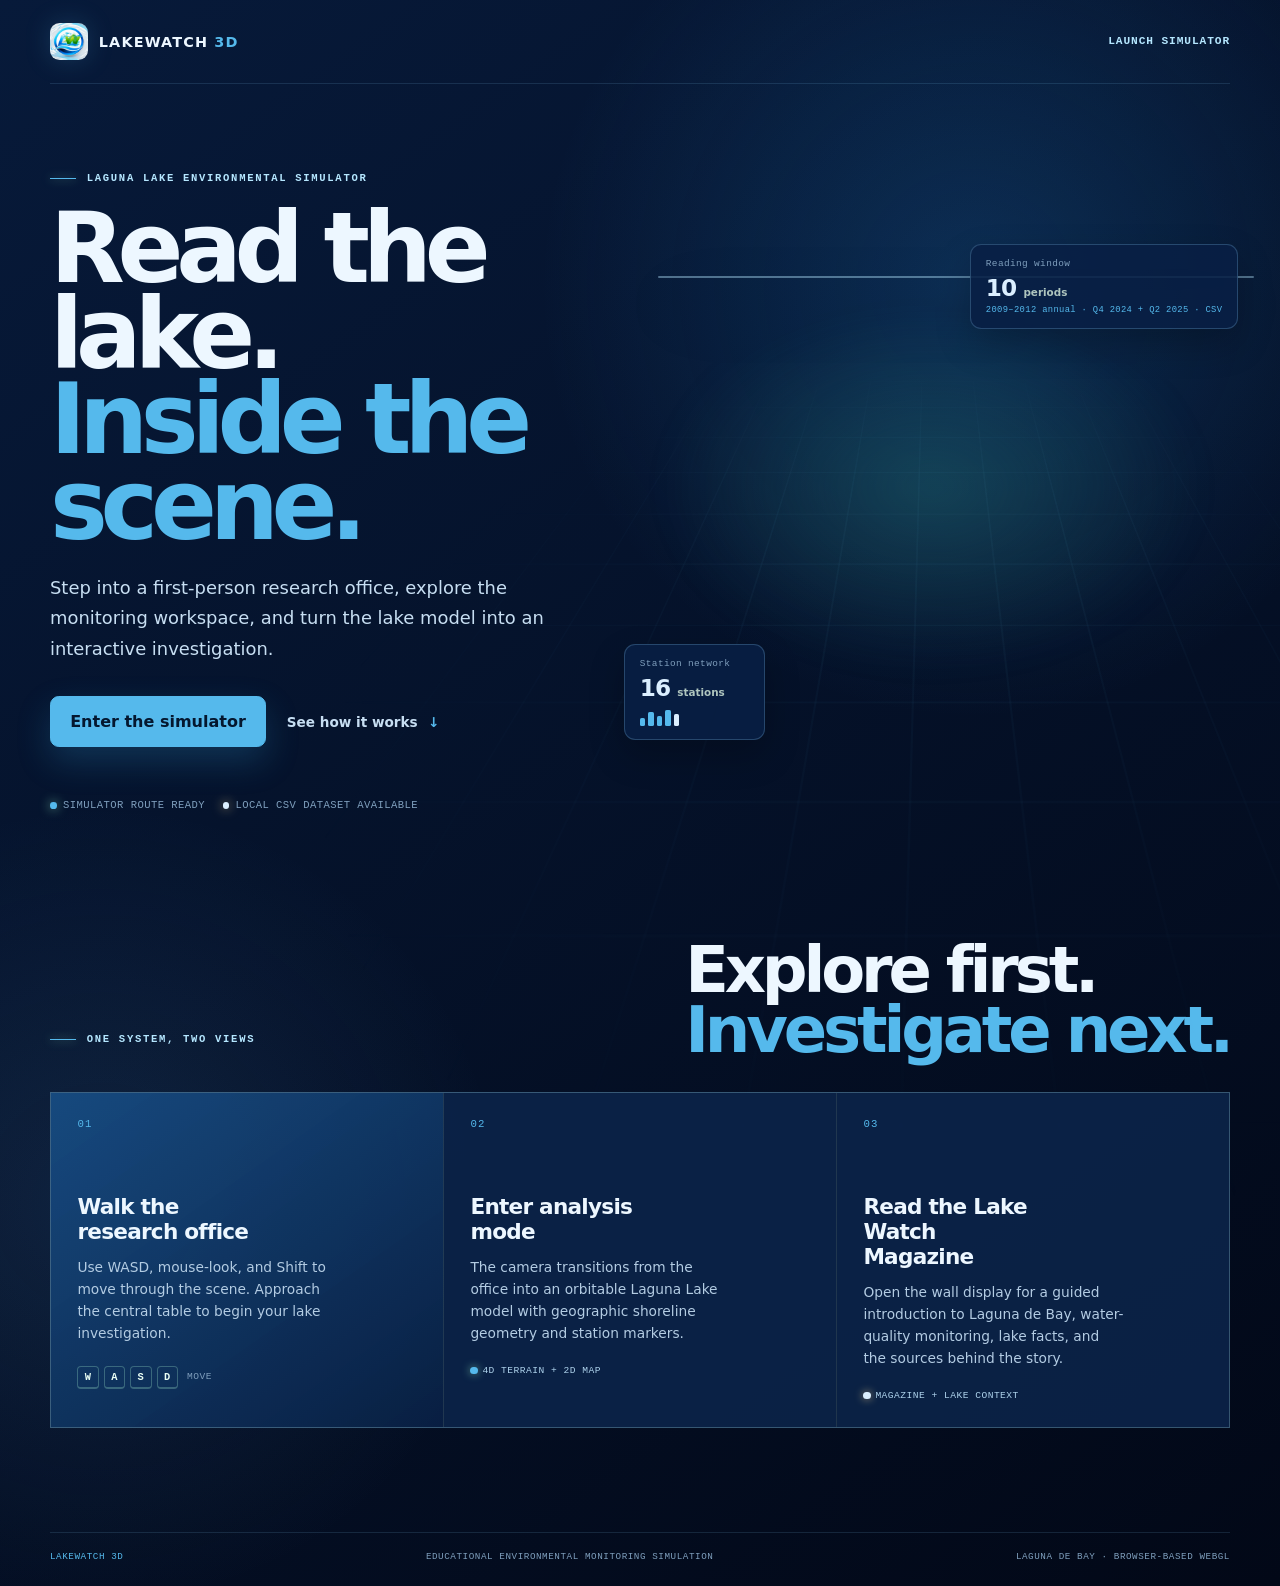
<file: index.html>
<!doctype html>
<html lang="en">
<head>
  <meta charset="UTF-8">
  <meta name="viewport" content="width=device-width, initial-scale=1.0">
  <meta name="description" content="LakeWatch 3D first-person environmental monitoring simulator for Laguna Lake">
  <title>LakeWatch 3D | Environmental Simulator</title>
  <link rel="stylesheet" href="./css/landing.css?v=logo2">
</head>
<body class="landing-page">
  <header class="site-nav">
    <a class="brand" href="./index.html" aria-label="LakeWatch home">
      <img class="brand-mark" src="./assets/LW.gif" alt="" aria-hidden="true">
      <span>LakeWatch <em>3D</em></span>
    </a>
    <a class="nav-launch" href="./pages/simulator.html">Launch simulator</a>
  </header>

  <main>
    <section class="hero" aria-labelledby="hero-title">
      <div class="hero-copy">
        <p class="eyebrow"><span class="eyebrow-line"></span> Laguna Lake environmental simulator</p>
        <h1 id="hero-title">Read the lake.<br><span>Inside the scene.</span></h1>
        <p class="hero-lede">Step into a first-person research office, explore the monitoring workspace, and turn the lake model into an interactive investigation.</p>
        <div class="hero-actions">
          <a class="primary-button" href="./pages/simulator.html">Enter the simulator</a>
          <a class="text-link" href="#how-it-works">See how it works <span aria-hidden="true">↓</span></a>
        </div>
        <div class="hero-status" aria-label="System status">
          <span><i class="status-dot"></i> Simulator route ready</span>
          <span><i class="status-dot status-dot-gold"></i> Local CSV dataset available</span>
        </div>
      </div>

      <div class="hero-visual" aria-label="Preview of the LakeWatch simulator" role="img">
        <div class="visual-glow"></div>
        <div class="visual-grid"></div>
        <div class="visual-frame">
          <div class="visual-topline">
            <span>LAKEWATCH // POV SIMULATOR</span>
            <span class="live-label"><i></i> READY</span>
          </div>
          <div class="lake-orbit">
            <div class="lake-shadow"></div>
            <div class="lake-shape"></div>
            <span class="orbit-marker marker-one">WB-01</span>
            <span class="orbit-marker marker-two">CB-01</span>
            <span class="orbit-marker marker-three">EB-01</span>
          </div>
          <div class="visual-readout visual-readout-left">
            <span>MODE</span>
            <strong>FIRST PERSON</strong>
          </div>
          <div class="visual-readout visual-readout-right">
            <span>INPUT</span>
            <strong>WASD + MOUSE</strong>
          </div>
          <div class="visual-crosshair" aria-hidden="true">+</div>
        </div>
        <div class="preview-card preview-card-top">
          <span class="preview-label">Reading window</span>
          <strong>10 <small>periods</small></strong>
          <span class="preview-trend">2009–2012 annual · Q4 2024 + Q2 2025 · CSV</span>
        </div>
        <div class="preview-card preview-card-bottom">
          <span class="preview-label">Station network</span>
          <strong>16 <small>stations</small></strong>
          <div class="mini-bars" aria-hidden="true"><i></i><i></i><i></i><i></i><i></i></div>
        </div>
      </div>
    </section>

    <section id="how-it-works" class="how-section" aria-labelledby="how-title">
      <div class="section-heading">
        <p class="eyebrow"><span class="eyebrow-line"></span> One system, two views</p>
        <h2 id="how-title">Explore first.<br><span>Investigate next.</span></h2>
      </div>
      <div class="feature-grid">
        <article class="feature-card feature-card-accent">
          <span class="feature-number">01</span>
          <h3>Walk the research office</h3>
          <p>Use WASD, mouse-look, and Shift to move through the scene. Approach the central table to begin your lake investigation.</p>
          <div class="key-row" aria-label="Movement controls"><kbd>W</kbd><kbd>A</kbd><kbd>S</kbd><kbd>D</kbd><span>move</span></div>
        </article>
        <article class="feature-card">
          <span class="feature-number">02</span>
          <h3>Enter analysis mode</h3>
          <p>The camera transitions from the office into an orbitable Laguna Lake model with geographic shoreline geometry and station markers.</p>
          <div class="feature-tag"><i></i> 4D terrain + 2D map</div>
        </article>
        <article class="feature-card">
          <span class="feature-number">03</span>
          <h3>Read the Lake Watch Magazine</h3>
          <p>Open the wall display for a guided introduction to Laguna de Bay, water-quality monitoring, lake facts, and the sources behind the story.</p>
          <div class="feature-tag feature-tag-gold"><i></i> Magazine + lake context</div>
        </article>
      </div>
    </section>
  </main>

  <footer class="site-footer">
    <span>LAKEWATCH 3D</span>
    <span>Educational environmental monitoring simulation</span>
    <span>Laguna de Bay · Browser-based WebGL</span>
  </footer>

  <script>
    document.querySelectorAll('a[href="./pages/simulator.html"]').forEach((link) => {
      link.addEventListener('click', (event) => {
        if (event.metaKey || event.ctrlKey || event.shiftKey || event.altKey) return;
        event.preventDefault();
        document.body.classList.add('is-leaving');
        window.setTimeout(() => { window.location.href = link.href; }, 180);
      });
    });
  </script>
</body>
</html>
</file>
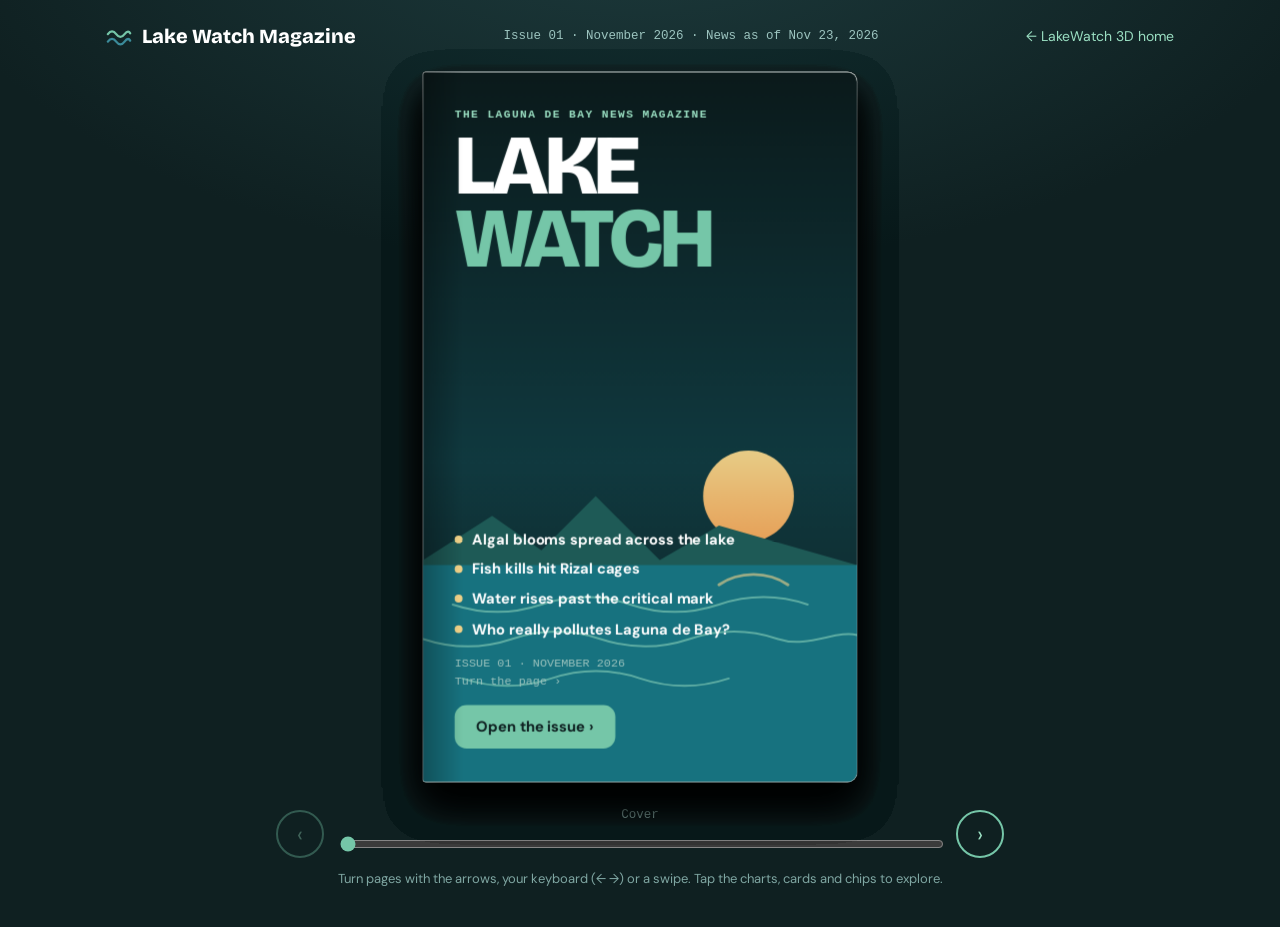
<file: Lake Watch Magazine.html>
<!DOCTYPE html>
<html lang="en">
<head>
<meta charset="utf-8">
<meta name="viewport" content="width=device-width, initial-scale=1">
<title>Lake Watch Magazine</title>
<link rel="preconnect" href="https://fonts.googleapis.com">
<link rel="preconnect" href="https://fonts.gstatic.com" crossorigin>
<link href="https://fonts.googleapis.com/css2?family=Bricolage+Grotesque:opsz,wght@12..96,600;12..96,800&family=DM+Sans:wght@400;500;700&display=swap" rel="stylesheet">
<style>
/* Layout idea: a dark reading room with a 3D flipbook in the middle; paper pages alternate light and dark, charts are tappable. */
:root{
  --panel:#0F2021; --panel2:#162728; --control:#193536;
  --mint:#75C6A8; --mintbright:#9BE0C3; --gold:#F3D48A;
  --water:#3B8B9A; --land:#597A56; --mist:#DCE3E4;
  --good:#3FBF6B; --amber:#F2B134; --poor:#E5484D;
  --paper:#F3F8F6; --teal-ink:#2A6670;
  --display:'Bricolage Grotesque',system-ui,sans-serif;
  --body:'DM Sans',system-ui,-apple-system,'Segoe UI',sans-serif;
  --mono:ui-monospace,SFMono-Regular,Menlo,Consolas,monospace;
}
*{box-sizing:border-box}
html,body{margin:0;min-height:100%}
body{background:radial-gradient(1200px 600px at 50% -10%,#1d3b3d 0%,var(--panel) 60%);color:var(--mist);font-family:var(--body);overflow-x:hidden}
a{color:inherit}
button{font-family:inherit;cursor:pointer}
:focus-visible{outline:3px solid var(--gold);outline-offset:2px}

.top{max-width:1100px;margin:0 auto;padding:14px 16px;display:flex;flex-wrap:wrap;gap:8px 20px;align-items:center;justify-content:space-between}
.brand{font-family:var(--display);font-weight:800;font-size:20px;color:#fff;display:flex;align-items:center;gap:10px}
.top .meta{font-family:var(--mono);font-size:12.5px;color:#9CC4BF}
.top a.back{font-size:14px;color:var(--mintbright);text-decoration:none;min-height:44px;display:inline-flex;align-items:center}

.wrap{max-width:1100px;margin:0 auto;padding:0 16px}
.stage{position:relative;width:100%}
.scaler{position:absolute;left:50%;top:0;transform-origin:top center;perspective:2400px}
.book{position:relative;width:100%;height:100%;transition:transform .9s cubic-bezier(.4,.1,.2,1)}
.leaf{position:absolute;top:0;transform-origin:left center;transform-style:preserve-3d;transition:transform .95s cubic-bezier(.45,.05,.25,1)}
.leaf.flipped{transform:rotateY(-180deg)}
.face{position:absolute;inset:0;backface-visibility:hidden;-webkit-backface-visibility:hidden;overflow:hidden;box-shadow:0 20px 40px rgba(0,0,0,.35)}
.face.front{border-radius:3px 10px 10px 3px}
.face.back{transform:rotateY(180deg);border-radius:10px 3px 3px 10px}
.face.front::after{content:"";position:absolute;inset:0;pointer-events:none;background:linear-gradient(90deg,rgba(0,0,0,.28),rgba(0,0,0,0) 9%)}
.face.back::after{content:"";position:absolute;inset:0;pointer-events:none;background:linear-gradient(270deg,rgba(0,0,0,.28),rgba(0,0,0,0) 9%)}
.face.blank{background:var(--panel2)}

.controls{max-width:760px;margin:18px auto 0;display:flex;align-items:center;gap:14px;padding:0 16px}
.cbtn{width:48px;height:48px;border-radius:50%;border:2px solid var(--mint);background:transparent;color:var(--mintbright);font-size:22px;flex:none;display:grid;place-items:center}
.cbtn:hover:not(:disabled){background:var(--mint);color:var(--panel)}
.cbtn:disabled{opacity:.35;cursor:default}
.slidebox{flex:1;display:flex;flex-direction:column;gap:6px}
.slidebox label{font-family:var(--mono);font-size:12.5px;color:#9CC4BF;text-align:center}
input[type=range]{width:100%;accent-color:var(--mint);height:28px}
.hint{text-align:center;font-size:13px;color:#7FA6A2;margin:10px 0 40px}

/* pages */
.page{width:100%;height:100%;padding:34px 32px 58px;display:flex;flex-direction:column;gap:12px;overflow-y:auto;scrollbar-width:thin;font-size:14.5px;line-height:1.55}
.light{background:var(--paper);color:var(--panel)}
.dark{background:var(--panel2);color:#E4F0EE}
.kicker{font-family:var(--mono);font-size:11.5px;letter-spacing:.12em;text-transform:uppercase;font-weight:700;margin:0}
.light .kicker{color:var(--teal-ink)} .dark .kicker{color:var(--mintbright)}
.page h2{font-family:var(--display);font-weight:800;font-size:30px;line-height:1.05;letter-spacing:-.015em;margin:0;text-wrap:balance}
.dark h2{color:#fff}
.page p{margin:0}
.src{font-size:12px;opacity:.75;margin-top:auto}
.folio{position:absolute;left:0;right:0;bottom:0;padding:18px 18px 10px;display:flex;justify-content:space-between;align-items:center;font-family:var(--mono);font-size:11px;letter-spacing:.12em;opacity:.9;z-index:2}
.light .folio{background:linear-gradient(180deg,rgba(243,248,246,0),#F3F8F6 40%)}.dark .folio{background:linear-gradient(180deg,rgba(22,39,40,0),#162728 40%)}.folio button{min-width:44px;height:36px;border-radius:18px;border:1.5px solid currentColor;background:transparent;color:inherit;font-size:16px}
.folio button:hover{background:var(--mint);color:var(--panel);border-color:var(--mint)}
.folio .sp{min-width:44px}

.chip{font-family:var(--body);font-size:13.5px;font-weight:700;min-height:40px;padding:6px 14px;border-radius:10px;border:1.5px solid currentColor;background:transparent;color:inherit}
.light .chip{color:var(--teal-ink)} .dark .chip{color:var(--mintbright)}
.chip.on,.chip:hover{background:var(--mint);color:var(--panel);border-color:var(--mint)}
.row{display:flex;flex-wrap:wrap;gap:8px}
.card{border-radius:14px;padding:11px 15px}
.light .card{background:#fff;border:1px solid #D4E3DF} .dark .card{background:var(--control);border:1px solid #2C5254}
.card b{display:block;font-family:var(--display);font-size:17px;margin-bottom:3px}

.stats{display:grid;grid-template-columns:1fr 1fr;gap:10px}
.stat{background:#fff;border:1px solid #D4E3DF;border-radius:14px;padding:12px 14px}
.stat .n{font-family:var(--display);font-weight:800;font-size:34px;line-height:1;color:var(--teal-ink)}
.stat .u{font-size:13px;opacity:.8;margin-top:4px}

.barrow{display:grid;grid-template-columns:96px 1fr 52px;gap:10px;align-items:center;width:100%;text-align:left;background:transparent;border:1.5px solid transparent;color:inherit;border-radius:10px;padding:3px 6px;min-height:40px;font-size:13px}
.barrow:hover,.barrow.on{border-color:var(--mint)}
.bar{height:16px;border-radius:8px;overflow:hidden;position:relative}
.light .bar{background:#DCE8E4} .dark .bar{background:#0F2021}
.bar i{display:block;height:100%;width:0;border-radius:8px;background:var(--water);transition:width 1s cubic-bezier(.3,.7,.2,1)}
.seen .bar i{width:var(--w)}
.val{font-family:var(--mono);font-weight:700;text-align:right}
.chart{position:relative}
.gline{position:absolute;top:0;bottom:0;width:0;border-left:2px dashed var(--gold);pointer-events:none}
.gline span{position:absolute;top:-16px;transform:translateX(-50%);font-family:var(--mono);font-size:11px;color:var(--gold);white-space:nowrap}

.acc{display:flex;flex-direction:column;gap:8px}
.accb{width:100%;text-align:left;border-radius:12px;padding:10px 14px;font-weight:700;display:flex;justify-content:space-between;align-items:center;gap:10px;font-size:14.5px;min-height:44px;border:1px solid #D4E3DF;background:#fff;color:var(--panel)}
.dark .accb{background:var(--control);border-color:#2C5254;color:#E4F0EE}
.accb::after{content:"+";font-family:var(--mono);font-size:18px;color:var(--teal-ink)}
.dark .accb::after{color:var(--mintbright)}
.accb[aria-expanded=true]{border-color:var(--mint)}
.accb[aria-expanded=true]::after{content:"–"}
.accp{display:none;padding:2px 14px 10px;font-size:14px}
.accp.open{display:block}

.q{margin-bottom:6px}
.q .qt{font-weight:700;margin-bottom:6px;font-size:14.5px}
.opts{display:flex;flex-wrap:wrap;gap:6px}.opt{flex:1 1 auto;text-align:center;min-height:40px;padding:6px 12px;border-radius:10px;border:1.5px solid #B9D0D0;background:#fff;color:var(--panel);font-size:14px}
.opt:hover:not(:disabled){border-color:var(--mint)}
.opt.ok{background:#D6F3E3;border-color:var(--good)} .opt.no{background:#FBDADB;border-color:var(--poor)}
.qe{font-size:13px;color:var(--teal-ink);min-height:0}

.check{display:flex;gap:10px;align-items:flex-start;width:100%;text-align:left;background:transparent;border:0;color:inherit;padding:5px 0;font-size:14px;min-height:42px}
.box{width:22px;height:22px;border-radius:6px;border:2px solid var(--mint);flex:none;display:grid;place-items:center;font-weight:800;color:var(--panel);margin-top:1px}
.check.done .box{background:var(--mint)}
.check.done .box::after{content:"✓"}

.tl{display:flex;gap:8px;flex-wrap:wrap}
.gauge{display:flex;gap:18px;align-items:flex-end}
.tank{position:relative;width:96px;height:210px;border:2px solid #4C7A7C;border-radius:8px 8px 14px 14px;overflow:hidden;background:#0F2021;flex:none}
.water{position:absolute;left:0;right:0;bottom:0;background:linear-gradient(180deg,#8FD6EC,#2E93C9);transition:height .6s cubic-bezier(.3,.7,.2,1)}
.mark{position:absolute;left:0;right:0;height:0;border-top:2px dashed}
.mark span{position:absolute;right:4px;top:-17px;font-family:var(--mono);font-size:10.5px;background:rgba(15,32,33,.8);padding:0 3px}
.bigv{font-family:var(--display);font-weight:800;font-size:46px;line-height:1;color:var(--gold)}

.srcs{margin:0;padding-left:18px;font-size:12.5px;line-height:1.5}
.srcs li{margin-bottom:5px}
.srcs a{color:var(--teal-ink);word-break:break-word}

.flow{width:100%;height:auto;display:block;border-radius:12px;background:#0F2021}
.flow .fwd{display:block} .flow .bwd{display:none}
.flow.bf .fwd{display:none} .flow.bf .bwd{display:block}
@keyframes dash{to{stroke-dashoffset:-24}}
.flow .anim{animation:dash 1.2s linear infinite}

.cover{background:linear-gradient(180deg,#0B1A1B 0%,#10393F 55%,#0F2021 100%);color:#fff;position:relative}
.cover .inner{position:absolute;inset:0;padding:34px 32px;display:flex;flex-direction:column}
.mast{font-family:var(--display);font-weight:800;font-size:86px;line-height:.86;letter-spacing:-.04em;margin:6px 0 0}
.mast span{color:var(--mint)}
.cl{margin:0;padding:0;list-style:none;display:flex;flex-direction:column;gap:7px;font-weight:700;font-size:15px}
.cl li{display:flex;gap:10px}
.cl li::before{content:"";width:8px;height:8px;border-radius:50%;background:var(--gold);margin-top:7px;flex:none}
.cbtn2{display:inline-flex;align-items:center;gap:8px;min-height:44px;padding:10px 22px;border-radius:12px;background:var(--mint);color:var(--panel);font-weight:700;font-size:15px;border:0;text-decoration:none}
.cbtn2.ghost{background:transparent;color:var(--mintbright);border:2px solid var(--mint)}

@media (prefers-reduced-motion:reduce){.leaf,.book,.bar i,.water{transition:none}.flow .anim{animation:none}}

/* Wall-display mode: the magazine becomes a focused, edge-to-edge reader inside the simulator. */
body.embedded{background:radial-gradient(1000px 520px at 50% -12%,#1d4a4c 0%,#071617 66%);overflow:hidden}
body.embedded .top,body.embedded .controls,body.embedded .hint{display:none}
body.embedded .wrap{width:100%;max-width:none;padding:0}
body.embedded .stage{height:100dvh;min-height:0}
body.embedded .scaler{top:0}
body.embedded .page{font-size:clamp(12px,1.35vw,14.5px)}
body.embedded .folio{padding-bottom:12px}
body.embedded .folio button{display:none}
body.embedded .folio{justify-content:center}
</style>
</head>
<body>
<header class="top">
  <div class="brand"><svg width="26" height="26" viewBox="0 0 28 28" aria-hidden="true"><path d="M2 12c3-4 6-4 9 0s6 4 9 0 5-3 6-1" fill="none" stroke="#75C6A8" stroke-width="2.5" stroke-linecap="round"/><path d="M2 20c3-4 6-4 9 0s6 4 9 0 5-3 6-1" fill="none" stroke="#3B8B9A" stroke-width="2.5" stroke-linecap="round"/></svg>Lake Watch Magazine</div>
  <div class="meta">Issue 01 · November 2026 · News as of Nov 23, 2026</div>
  <a class="back" href="https://claude.ai/artifact/LvN6y5F4cviDDcNSkVFRyw">← LakeWatch 3D home</a>
</header>

<main class="wrap">
  <div class="stage" id="stage"><div class="scaler" id="scaler"><div class="book" id="book"></div></div></div>
  <div class="controls">
    <button class="cbtn" id="prev" aria-label="Previous page">‹</button>
    <div class="slidebox"><label for="jump" id="pglabel">Cover</label><input type="range" id="jump" min="0" max="8" value="0" step="1"></div>
    <button class="cbtn" id="next" aria-label="Next page">›</button>
  </div>
  <p class="hint">Turn pages with the arrows, your keyboard (← →) or a swipe. Tap the charts, cards and chips to explore.</p>
</main>

<script>
(function(){
var W=440,H=720,TOTAL=16;
var stage=document.getElementById('stage'),scaler=document.getElementById('scaler'),book=document.getElementById('book');
var prevB=document.getElementById('prev'),nextB=document.getElementById('next'),jump=document.getElementById('jump'),pgl=document.getElementById('pglabel');
var reduce=window.matchMedia&&matchMedia('(prefers-reduced-motion: reduce)').matches;
var embedded=new URLSearchParams(location.search).has('embedded');
if(embedded)document.body.classList.add('embedded');
var mode='',leaves=[],N=0,k=0,curFace=0;

/* ---------- content data (paraphrased from LLDA pages and news reports, see Sources page) ---------- */
var DET={
 fk:[
  {t:'Jul 14 · Binangonan, Rizal',x:'LLDA opened an investigation into a fish kill in the Rizal part of the lake and said it was too early to name a cause. It noted a widespread algal bloom. When algae die and decompose, dissolved oxygen can drop sharply and stress fish.'},
  {t:'Jul 21 · Pililla, Rizal',x:'Dead fish were reported off Pililla. The Coast Guard and BFAR went out to measure the affected area. Possible triggers named include algal growth and decay, warm water, and weak wind or water circulation.'},
  {t:'Sep 1 · Jala-Jala, Rizal',x:'Reports put the loss at more than 20,000 kg of tilapia and bighead carp across more than 30 cages. LLDA pointed to the ongoing bloom and noted most affected fish were in commercial pens and cages. Fisherfolk group Pamalakaya asked LLDA to check for illegal wastewater discharge.'}
 ],
 cl:[
  {t:'Station V · Angono, Rizal: 851 mg/L',x:'The highest chloride reading in LLDA\'s bloom advisory, about 2.4 times the 350 mg/L guideline. Chloride is a marker of salty water.'},
  {t:'Station XIII · Taytay, Rizal: 773 mg/L',x:'The second highest reading, about 2.2 times the guideline. Both this and Station V exceeded it.'},
  {t:'Station XX · Diablo Pass, Talim: 397 mg/L',x:'In June 2026 this was the only station above the guideline, about 1.1 times the limit. Levels had eased at the others.'}
 ],
 rc:[
  {t:'Overall water quality: 76%, grade C-',x:'The 2013 Ecosystem Health Report Card gave the lake a low passing mark. Dissolved oxygen, BOD, nitrate and total coliforms stayed within Class C guidelines.'},
  {t:'Phosphate: 59%',x:'Phosphate, a nutrient that feeds algae, scored well below full marks. The report called the lake highly eutrophic, meaning overfed with nutrients.'},
  {t:'Chlorophyll-a: 0%',x:'Chlorophyll-a measures the amount of algae in the water. The lake scored zero, a sign of algal bloom conditions that hurt fisheries.'}
 ],
 po:[
  {t:'Households: about 80% of organic pollution',x:'LLDA\'s former general manager said about four-fifths of the lake\'s biochemical oxygen demand comes from household wastewater and waste. Much of it reaches the lake through tributaries.'},
  {t:'Industry: about 9%',x:'Factories discharge wastewater into rivers and the lake. LLDA regulates this through permits, user fees and inspections.'},
  {t:'Agriculture: about 5%',x:'Fertilizer and animal waste wash in with runoff from farms in the watershed.'},
  {t:'Solid waste: about 3%',x:'Garbage thrown into canals and creeks ends up in the lake and clogs waterways.'},
  {t:'Forest and soil: about 2%',x:'Soil erosion from cleared hillsides adds silt and nutrients. Over time it also makes the lake shallower.'}
 ],
 par:[
  {t:'BOD',x:'Biochemical oxygen demand: the oxygen microbes use up breaking down organic waste. Higher means more organic pollution.'},
  {t:'Dissolved oxygen',x:'Oxygen dissolved in the water. Fish need it, and it drops when algae die and rot.'},
  {t:'Nitrate',x:'A nutrient from fertilizer and waste. Extra nitrate feeds algae.'},
  {t:'pH',x:'How acidic or basic the water is. Values far from the normal range stress aquatic life.'},
  {t:'Ammonia',x:'Released as waste breaks down. It is toxic to fish at high levels.'},
  {t:'Phosphate',x:'A nutrient from detergents, fertilizer and sewage. Often the limiting nutrient for algae.'},
  {t:'Fecal coliform',x:'Bacteria from human and animal waste. A sign that sewage is reaching the water.'}
 ]
};
var LEVEL=[
 {d:'Aug 14, 1 p.m.',v:12.23,x:'Climbing toward the critical mark after persistent rain. It was 12.17 m at 7 a.m. LLDA urged low-lying shore communities to clear drainage and creeks.'},
 {d:'Aug 29',v:12.58,x:'Above the 12.50 m critical high mark. LLDA told shoreline residents to stay vigilant and watch for official announcements.'},
 {d:'Sep 1, 10 a.m.',v:12.67,x:'Heavy rain from the southwest monsoon and a low pressure area pushed the lake higher still, according to an LLDA advisory.'}
];
var QUIZ=[
 {q:'What is the only outlet of Laguna de Bay?',o:['Pagsanjan River','Napindan Channel','Marikina River'],a:1,e:'The Napindan Channel links the lake to Manila Bay through the Pasig River.'},
 {q:'About how deep is the lake on average?',o:['2.5 meters','12 meters','25 meters'],a:0,e:'Siltation has cut the average depth to about 2.5 m, from roughly 12 m decades ago.'},
 {q:'At what water level does LLDA call it critical high?',o:['10.50 m','11.50 m','12.50 m'],a:2,e:'12.50 m is the critical high mark. 10.50 m is the critical low.'},
 {q:'Which type of organism dominated the 2026 blooms?',o:['Cyanobacteria','Seaweed','Coral'],a:0,e:'LLDA reported cyanobacteria such as Microcystis and Anabaena.'}
];

/* ---------- helpers ---------- */
function folio(n,dark){
  var p=n>0?'<button type="button" data-go="'+(n-1)+'" aria-label="Previous page">‹</button>':'<span class="sp"></span>';
  var nx=n<TOTAL-1?'<button type="button" data-go="'+(n+1)+'" aria-label="Next page">›</button>':'<span class="sp"></span>';
  return '<footer class="folio">'+p+'<span>LAKE WATCH · '+(n+1)+'</span>'+nx+'</footer>';
}
function page(n,cls,html){return '<section class="page '+cls+'" data-n="'+n+'">'+html+folio(n)+'</section>';}
function prepareExternalLinks(){if(!embedded)return;document.querySelectorAll('a[href^="http"]').forEach(function(link){link.target='_blank';link.rel='noopener noreferrer';});}
function bars(g,rows,max,extra){
  var h='<div class="chart" id="ch-'+g+'">'+(extra||'');
  rows.forEach(function(r,i){h+='<button type="button" class="barrow'+(i===0?' on':'')+'" data-pick="'+g+'|'+i+'"><span>'+r.l+'</span><span class="bar"><i style="--w:'+(r.v/max*100)+'%;background:'+(r.c||'var(--water)')+'"></i></span><span class="val">'+r.vt+'</span></button>';});
  return h+'</div><div class="card" id="det-'+g+'" aria-live="polite"><b>'+DET[g][0].t+'</b>'+DET[g][0].x+'</div>';
}
function acc(items,g){
  return '<div class="acc" data-accg="'+g+'">'+items.map(function(it,i){return '<div><button type="button" class="accb" aria-expanded="false" data-acc="'+g+i+'">'+it[0]+'</button><div class="accp" id="'+g+i+'">'+it[1]+'</div></div>';}).join('')+'</div>';
}

/* ---------- faces ---------- */
function faces(){
 var F=[];
 // 0 cover
 F.push('<section class="page cover" data-n="0" style="padding:0"><svg viewBox="0 0 440 720" style="position:absolute;inset:0;width:100%;height:100%" aria-hidden="true"><g transform="translate(0 100)"><defs><linearGradient id="sg" x1="0" y1="0" x2="0" y2="1"><stop offset="0" stop-color="#F3D48A"/><stop offset="1" stop-color="#F2A65A"/></linearGradient></defs><circle cx="330" cy="330" r="46" fill="url(#sg)" opacity=".95"/><path d="M0 395 L70 350 L120 385 L175 330 L240 395 L300 360 L440 400 L440 430 L0 430Z" fill="#1E5A56"/><rect y="400" width="440" height="220" fill="#17727F"/><g fill="none" stroke="#9BE0C3" stroke-width="2" stroke-linecap="round" opacity=".55"><path d="M30 440c30 10 60 10 90 0s60-10 90 0 60 10 90 0 60-10 90 0"/><path d="M0 475c30 10 60 10 90 0s60-10 90 0 60 10 90 0 60-10 90 0 60-10 80-4"/><path d="M40 515c30 10 60 10 90 0s60-10 90 0 60 10 90 0"/></g><path d="M300 420c20-14 50-14 70 0" stroke="#F3D48A" stroke-width="3" fill="none" opacity=".6" stroke-linecap="round"/></g></svg><div class="inner"><div class="kicker" style="color:var(--mintbright)">The Laguna de Bay news magazine</div><h1 class="mast">LAKE<br><span>WATCH</span></h1><div style="margin-top:auto;display:flex;flex-direction:column;gap:14px"><ul class="cl"><li>Algal blooms spread across the lake</li><li>Fish kills hit Rizal cages</li><li>Water rises past the critical mark</li><li>Who really pollutes Laguna de Bay?</li></ul><div style="font-family:var(--mono);font-size:12px;color:#9CC4BF">ISSUE 01 · NOVEMBER 2026<br>Turn the page ›</div><div><button type="button" class="cbtn2" data-go="1">Open the issue ›</button></div></div></div></section>');
 // 1 contents
 var toc=[['The lake at a glance',2],['Algal blooms, April to June',3],['Fish kills in the cages',4],['Water rises past the critical mark',5],['How the lake is checked',6],['Salt in the water',7],['The 2013 report card',8],['Who pollutes the lake?',9],['Why it keeps happening',10],['What is being done',11],['Test yourself',12],['Sources',13],['Glossary',14]];
 F.push(page(1,'light','<p class="kicker">In this issue</p><h2>Contents</h2><div style="display:flex;flex-direction:column;gap:2px">'+toc.map(function(t,i){var sec=i===0?'':'';return '<button type="button" data-go="'+t[1]+'" style="display:flex;gap:12px;align-items:baseline;width:100%;text-align:left;background:transparent;border:0;border-bottom:1px solid #D4E3DF;padding:8px 2px;min-height:44px;font-size:15px;color:var(--panel)"><span style="font-family:var(--mono);color:var(--teal-ink);font-weight:700;width:28px;flex:none">'+String(t[1]+1).padStart(2,"0")+'</span><span style="flex:1;font-weight:500">'+t[0]+'</span><span style="color:var(--teal-ink)">›</span></button>';}).join('')+'</div><p class="src">News, water quality trend, pollution and causes, all in one issue. Tap a line to jump.</p>'));
 // 2 glance
 F.push(page(2,'light','<p class="kicker">Basics</p><h2>The lake at a glance</h2><p>Laguna de Bay is the largest lake in the Philippines. It is wide and shallow, and every river around it drains into a single outlet.</p><div class="stats"><div class="stat"><div class="n"><span class="count" data-to="900" data-pre="~">0</span></div><div class="u">square kilometers of surface</div></div><div class="stat"><div class="n"><span class="count" data-to="2.5" data-dec="1">0</span> m</div><div class="u">average depth</div></div><div class="stat"><div class="n"><span class="count" data-to="21">0</span></div><div class="u">major tributary rivers</div></div><div class="stat"><div class="n"><span class="count" data-to="3820" data-comma="1">0</span></div><div class="u">square kilometers of watershed</div></div></div><div class="card"><b>One way out</b>Water leaves only through the Napindan Channel, which joins the Pasig River and flows on to Manila Bay.</div><div class="card"><b>Watched every month</b>In 2025 LLDA sampled 16 stations on the lake and 36 on its tributaries. About 15 million people lived around the lake as of 2010.</div><p class="src">Source: LLDA, Laguna de Bay and its Tributaries; LLDA 2025 Accomplishment Report.</p>'));
 // 3 algal
 F.push(page(3,'dark','<p class="kicker">News · LLDA advisory, 2026</p><h2>Algal blooms ran from minor to massive</h2><p>LLDA laboratory tests found more phytoplankton at several monitoring stations in April, May and June. Cyanobacteria such as <i>Microcystis</i> and <i>Anabaena</i> dominated.</p><p>The May jump may be linked to saltwater backflow: when the lake is low, tide-driven flow can push Manila Bay water up the Pasig River and into the lake.</p><svg id="flow" class="flow" viewBox="0 0 380 150" role="img" aria-label="Diagram of water flow between Laguna de Bay, the Pasig River and Manila Bay"><rect x="8" y="48" width="92" height="54" rx="10" fill="#1E5A56"/><text x="54" y="80" text-anchor="middle" fill="#fff" font-size="12" font-weight="700">Laguna de Bay</text><rect x="282" y="48" width="90" height="54" rx="10" fill="#17727F"/><text x="327" y="80" text-anchor="middle" fill="#fff" font-size="12" font-weight="700">Manila Bay</text><rect x="112" y="68" width="158" height="14" rx="7" fill="#3B8B9A" opacity=".5"/><text x="191" y="104" text-anchor="middle" fill="#9CC4BF" font-size="11">Napindan Channel · Pasig River</text><g class="fwd"><path class="anim" d="M118 75H262" stroke="#9BE0C3" stroke-width="3.5" stroke-dasharray="8 6" fill="none"/><path d="M262 75l-9-6v12z" fill="#9BE0C3"/><text x="191" y="42" text-anchor="middle" fill="#9BE0C3" font-size="12" font-weight="700">Normal flow: lake to bay</text></g><g class="bwd"><path class="anim" d="M262 75H118" stroke="#F3D48A" stroke-width="3.5" stroke-dasharray="8 6" fill="none" style="animation-direction:reverse"/><path d="M118 75l9-6v12z" fill="#F3D48A"/><text x="191" y="42" text-anchor="middle" fill="#F3D48A" font-size="12" font-weight="700">Backflow: salt water enters</text></g></svg><div class="row"><button type="button" class="chip" id="bfbtn" aria-pressed="false">Show summer backflow</button><span class="chip" style="pointer-events:none;border-style:dashed">Microcystis</span><span class="chip" style="pointer-events:none;border-style:dashed">Anabaena</span></div><p class="src">Source: LLDA public advisory, Presence of Algal Bloom in Selected Areas of Laguna de Bay.</p>'));
 // 4 fish kills
 F.push(page(4,'light','<p class="kicker">News · July to September 2026</p><h2>Fish kills in the cages</h2><p>Three reported incidents in Rizal this season. Tap a date to read what was reported.</p><div class="tl" id="fkbtns">'+DET.fk.map(function(d,i){return '<button type="button" class="chip'+(i===0?' on':'')+'" data-pick="fk|'+i+'">'+d.t.split(' · ')[0]+'</button>';}).join('')+'</div><div class="card" id="det-fk" aria-live="polite" style="min-height:190px"><b>'+DET.fk[0].t+'</b>'+DET.fk[0].x+'</div><div class="card"><b>Why oxygen matters</b>Blooms use up oxygen when the algae die. Shallow water, heat and calm weather make it worse, and fish in crowded cages cannot swim away.</div><p class="src">Sources: Philippine Daily Inquirer; The Star (Malaysia), Sep 1, 2026.</p>'));
 // 5 water level
 F.push(page(5,'dark','<p class="kicker">News · August to September 2026</p><h2>Water rises past the critical mark</h2><p>Drag the slider through three LLDA readings.</p><div class="gauge"><div class="tank" role="img" aria-label="Water level gauge"><div class="water" id="wat"></div><div class="mark" style="bottom:80%;border-color:#E5484D"><span style="color:#ff8b8f">12.50 high</span></div><div class="mark" style="bottom:0;border-color:#F2B134"><span style="color:#F2B134;top:-17px">10.50 low</span></div></div><div style="display:flex;flex-direction:column;gap:6px;min-width:0"><div class="bigv"><span id="lvv">12.23</span> m</div><div id="lvd" style="font-family:var(--mono);font-size:13px;color:var(--mintbright)">Aug 14, 1 p.m.</div><div id="lvs" style="font-weight:700"></div></div></div><label for="lvl" style="font-family:var(--mono);font-size:12px;color:#9CC4BF">Reading: Aug 14 → Aug 29 → Sep 1</label><input type="range" id="lvl" min="0" max="2" step="1" value="0"><div class="card" id="lvx" aria-live="polite"></div><p class="src">The all-time record is 14.62 m, set in 1919. Sources: LLDA advisories via Philippine Daily Inquirer; LLDA water level page.</p>'));
 // 6 how checked
 F.push(page(6,'light','<p class="kicker">Water quality trend</p><h2>How the lake is checked</h2><p>LLDA samples the lake and its rivers monthly and checks them against national guidelines. Tap a parameter.</p><div class="row" id="parbtns">'+DET.par.map(function(d,i){return '<button type="button" class="chip'+(i===0?' on':'')+'" data-pick="par|'+i+'">'+d.t+'</button>';}).join('')+'</div><div class="card" id="det-par" aria-live="polite"><b>'+DET.par[0].t+'</b>'+DET.par[0].x+'</div><div class="card"><b>2025 result: still Class C</b>Monthly analysis put the lake\'s average BOD at 3 mg/L, which keeps it within the Class C standard for fisheries, recreation and agriculture.</div><div class="card"><b>The rivers tell another story</b>LLDA quarterly reports show tributaries repeatedly missing fecal coliform limits.</div><p class="src">Source: LLDA 2025 Accomplishment Report.</p>'));
 // 7 chloride
 F.push(page(7,'dark','<p class="kicker">Water quality trend · 2026</p><h2>Salt in the water</h2><p>The bloom advisory listed chloride readings from stations that crossed the 350 mg/L guideline. Tap a bar.</p>'+bars('cl',[{l:'Angono',v:851,vt:'851',c:'#E5484D'},{l:'Taytay',v:773,vt:'773',c:'#F2B134'},{l:'Diablo Pass',v:397,vt:'397',c:'#F2B134'}],900,'<div class="gline" style="left:calc(112px + (100% - 180px) * .3889)"><span>350 limit</span></div>')+'<div class="card"><b>What it means</b>Higher chloride at Angono and Taytay fits the backflow explanation. By June only one station was still over the limit.</div><p class="src">mg/L = milligrams per liter. Source: LLDA public advisory on algal bloom, 2026.</p>'));
 // 8 report card
 F.push(page(8,'light','<p class="kicker">Water quality trend · benchmark</p><h2>The 2013 report card</h2><p>LLDA and PEMSEA graded the lake\'s health in 2013. It is the benchmark many later reports compare with.</p>'+bars('rc',[{l:'Water quality',v:76,vt:'76%',c:'#F2B134'},{l:'Phosphate',v:59,vt:'59%',c:'#F2B134'},{l:'Chlorophyll-a',v:0.6,vt:'0%',c:'#E5484D'}],100)+'<div class="card"><b>Passing, but fragile</b>Oxygen, BOD, nitrate and coliforms met Class C. Nutrients and algae did not, which is why blooms keep returning.</div><p class="src">Source: 2013 Ecosystem Health Report Card, Laguna de Bay (LLDA and PEMSEA).</p>'));
 // 9 who pollutes
 F.push(page(9,'dark','<p class="kicker">Pollution</p><h2>Who pollutes the lake?</h2><p>Estimated shares of the pollution load, from two separate publications. Tap a bar.</p>'+bars('po',[{l:'Households',v:80,vt:'~80%',c:'#75C6A8'},{l:'Industry',v:9,vt:'9%',c:'#3B8B9A'},{l:'Agriculture',v:5,vt:'5%',c:'#597A56'},{l:'Solid waste',v:3,vt:'3%',c:'#F3D48A'},{l:'Forest, soil',v:2,vt:'2%',c:'#9BE0C3'}],85)+'<p class="src">Figures come from reports of different years, so read them as a rough picture. Sources: UNEP; WAVES policy brief.</p>'));
 // 10 causes
 F.push(page(10,'light','<p class="kicker">Causes</p><h2>Why it keeps happening</h2><p>Six pressures stack up on a lake that is large but shallow.</p>'+acc([
  ['Too many nutrients','Nitrogen and phosphorus from sewage, detergents and fertilizer feed algae. The result is eutrophication: blooms, murky water and low oxygen when blooms die.'],
  ['Silt filling the lake','Deforestation and erosion wash soil downstream. Average depth has dropped to about 2.5 m from roughly 12 m decades ago.'],
  ['Saltwater backflow','In some summers the lake sits lower than Manila Bay. The Pasig can reverse, pushing salty water in and shifting the lake\'s chemistry.'],
  ['Wastewater from homes and factories','Households account for most organic pollution. Untreated flows reach the lake through rivers and canals.'],
  ['Crowded fish pens and cages','Commercial cages concentrate fish and feed. When oxygen falls they bear the heaviest losses, as in the 2026 fish kills.'],
  ['Water hyacinth','Thick mats are a sign of an overfertilized lake, according to LLDA. They block boats and can cut oxygen under the surface.']
 ],'ca')+'<p class="src">Sources: LLDA Watershed Greening Program; LLDA algal bloom advisory; Inquirer; UNEP.</p>'));
 // 11 solutions
 F.push(page(11,'dark','<p class="kicker">Action</p><h2>What is being done</h2><div class="card"><b>Monitoring</b>Monthly sampling since the 1970s: 16 lake and 36 tributary stations in 2025.</div><div class="card"><b>Cleanups and greening</b>LLDA runs big water hyacinth cleanups each April and May, and plants trees under the Watershed Greening Program to slow erosion.</div><div class="card"><b>Rules, flow and tips</b>Dischargers pay under an environmental user fee system. Floodgates stay open until the rainy season to help water flow, and in July 2026 LLDA asked the public to help trace polluters.</div><p class="kicker" style="margin-top:6px">What you can do</p><div id="chk"><button type="button" class="check" data-check="1"><span class="box"></span>Keep trash and waste out of canals and creeks</button><button type="button" class="check" data-check="1"><span class="box"></span>Report suspected dumping to LLDA</button><button type="button" class="check" data-check="1"><span class="box"></span>Follow LLDA water level and fish kill advisories</button></div><p class="src" id="chkp">0 of 3 done.</p>'));
 // 12 quiz
 F.push(page(12,'light','<p class="kicker">Test yourself</p><h2>Lake quiz</h2><div id="quiz">'+QUIZ.map(function(q,i){return '<div class="q"><div class="qt">'+(i+1)+'. '+q.q+'</div><div class="opts">'+q.o.map(function(o,j){return '<button type="button" class="opt" data-qa="'+i+'|'+j+'">'+o+'</button>';}).join('')+'</div><div class="qe" id="qe'+i+'"></div></div>';}).join('')+'</div><div class="card"><b>Score: <span id="score">0</span> / '+QUIZ.length+'</b><span id="scoret">Answer all four to finish.</span></div>'));
 // 13 sources
 F.push(page(13,'light','<p class="kicker">Reading list</p><h2>Sources</h2><p style="font-size:13px">News was gathered on Nov 23, 2026. LLDA pages: the lake facts, 2025 report, 2013 report card, water level page and the bloom advisory. Where LLDA statements were relayed by newspapers, those are listed too. Links open in a new view.</p><ol class="srcs"><li><a href="https://llda.gov.ph/presence-of-algal-bloom-in-selected-areas-of-laguna-de-bay/">LLDA: Presence of algal bloom</a></li><li><a href="https://llda.gov.ph/ldb-and-its-tributaries/">LLDA: Laguna de Bay and its tributaries</a></li><li><a href="https://llda.gov.ph/wp-content/uploads/2026/gcg/2025%20Annual%20Report_Final.pdf">LLDA: 2025 Accomplishment Report</a></li><li><a href="https://llda.gov.ph/water-level/">LLDA: Water level</a></li><li><a href="https://llda.gov.ph/national-greening-program/">LLDA: Watershed Greening Program</a></li><li><a href="https://llda.gov.ph/wp-content/uploads/dox/ldb-scorecard/ldb-report-card.pdf">2013 Ecosystem Health Report Card</a></li><li><a href="https://newsinfo.inquirer.net/2263558/llda-probes-laguna-de-bay-fish-kill">Inquirer: LLDA probes fish kill</a></li><li><a href="https://newsinfo.inquirer.net/2268922/pcg-bfar-probe-fish-kill-in-pililla-waters">Inquirer: Pililla fish kill</a></li><li><a href="https://www.thestar.com.my/aseanplus/aseanplus-news/2026/09/01/over-20000-kg-of-fish-die-in-latest-laguna-de-bay-fish-kill-in-philippines">The Star: Jala-Jala fish kill</a></li><li><a href="https://newsinfo.inquirer.net/2296708/lakeshore-communities-warned-as-laguna-de-bay-water-level-rises">Inquirer: Water level rises</a></li><li><a href="https://newsinfo.inquirer.net/2294982/laguna-de-bay-breaches-critical-mark-llda">Inquirer: Breaches critical mark</a></li><li><a href="https://newsinfo.inquirer.net/2284649/laguna-lake-water-level-nears-critical-mark-amid-persistent-rains">Inquirer: Nears critical mark</a></li><li><a href="https://newsinfo.inquirer.net/1943573/poisoned-waters-laguna-lakes-steady-crawl-to-brink-of-disaster">Inquirer: Poisoned waters (2024)</a></li><li><a href="https://www.unep.org/news-and-stories/story/paralysed-growth-lake-under-siege">UNEP: Lake under siege</a></li><li><a href="https://www.wavespartnership.org/sites/default/files/kc/WAVES%20policy%20brief%20-%20Laguna%20de%20Bay_3.pdf">WAVES policy brief</a></li><li><a href="https://newsinfo.inquirer.net/?p=859365">Inquirer: Pollution, squatting, industries (2017)</a></li><li><a href="https://www.philstar.com/kalingawan/2026/06/10/2534059/da-moves-sustain-laguna-lakes-productivity">Philstar: DA and Laguna Lake</a></li></ol>'));
 // 14 glossary
 F.push(page(14,'dark','<p class="kicker">Glossary</p><h2>Words to know</h2>'+acc([
  ['Algal bloom','A fast rise in algae. Some kinds, like cyanobacteria, can turn water green, smell bad and strip oxygen when they die.'],
  ['Eutrophication','Over-enrichment of water with nutrients, leading to blooms and low oxygen.'],
  ['BOD','Biochemical oxygen demand. How much oxygen microbes need to break down organic waste.'],
  ['Class C water','A national classification for fisheries, recreation and agriculture. Laguna de Bay holds this class.'],
  ['Chloride','A salt component. Higher readings suggest seawater mixing into the lake.'],
  ['Backflow','Water flowing the wrong way, here from Manila Bay up the Pasig River toward the lake.'],
  ['MPN/100 mL','Most probable number per 100 milliliters, a unit for counting bacteria such as coliforms.']
 ],'gl')));
 // 15 back
 F.push('<section class="page cover" data-n="15" style="padding:0"><div class="inner" style="gap:16px;justify-content:center"><div class="kicker" style="color:var(--mintbright)">Thanks for reading</div><h2 style="font-family:var(--display);font-weight:800;font-size:44px;line-height:1;margin:0;color:#fff;text-wrap:balance">Keep watching the lake.</h2><p style="color:#B9D0D0;font-size:15px">Explore station readings on the LakeWatch 3D map, then come back for the next issue. This magazine is an educational project and is not an official LLDA publication.</p><div style="display:flex;flex-wrap:wrap;gap:10px"><button type="button" class="cbtn2 ghost" data-go="0">Back to cover</button></div></div></section>');
 return F;
}

/* ---------- build + flip engine ---------- */
function build(){
  book.innerHTML='';leaves=[];
  var F=faces(),dbl=mode==='double';
  N=dbl?TOTAL/2:TOTAL;
  var bw=dbl?2*W:W;
  scaler.style.width=bw+'px';scaler.style.overflow=dbl?'visible':'hidden';scaler.style.height=H+'px';
  for(var i=0;i<N;i++){
    var leaf=document.createElement('div');leaf.className='leaf';
    leaf.style.width=W+'px';leaf.style.height=H+'px';leaf.style.left=(dbl?W:0)+'px';
    var fr=dbl?F[2*i]:F[i],bk=dbl?F[2*i+1]:'';
    leaf.innerHTML='<div class="face front">'+fr+'</div><div class="face back'+(bk?'':' blank')+'">'+bk+'</div>';
    book.appendChild(leaf);leaves.push(leaf);
  }
  jump.max=(mode==='single'?N-1:N);
  k=dbl?Math.ceil(curFace/2):curFace;
  leaves.forEach(function(l,i){if(i<k)l.classList.add('flipped');});
  finalZ();shift();vis(true);init();prepareExternalLinks();
}
function finalZ(){leaves.forEach(function(l,i){l.style.zIndex=i<k?i+1:N-i;});}
function shift(){
  if(mode==='double'){book.style.transform='translateX('+(k===0?-W/2:(k===N?W/2:0))+'px)';}
  else book.style.transform='none';
  prevB.disabled=k===0;nextB.disabled=k===N||(mode==='single'&&k===N-1);
  jump.value=k;
  var lab;
  if(mode==='double'){lab=k===0?'Cover':(k===N?'Back cover':'Pages '+(2*k)+' – '+(2*k+1)+' of '+TOTAL);}
  else lab='Page '+(k+1)+' of '+TOTAL;
  pgl.textContent=lab;
}
function visible(){
  var v=[];
  if(mode==='double'){if(k>0)v.push(2*k-1);if(k<N)v.push(2*k);}else v.push(Math.min(k,TOTAL-1));
  return v;
}
function vis(now){
  var v=visible();
  book.querySelectorAll('.page').forEach(function(p){var n=+p.dataset.n;var on=v.indexOf(n)>-1;p.inert=!on;if(on&&now)p.classList.add('seen');});
  setTimeout(function(){book.querySelectorAll('.page').forEach(function(p){var n=+p.dataset.n;if(visible().indexOf(n)>-1){p.classList.add('seen');runCounts(p);}});},now?50:700);
  curFace=v.length?(mode==='double'?(k===0?0:v[0]):v[0]):0;
  try{history.replaceState(null,'','#p'+(curFace+1));}catch(e){}
}
function setK(nk){
  nk=Math.max(0,Math.min(mode==='single'?N-1:N,nk));
  if(nk===k)return;
  var old=k,fwd=nk>old,idx=[],i;
  if(fwd){for(i=old;i<nk;i++)idx.push(i);}else{for(i=old-1;i>=nk;i--)idx.push(i);}
  k=nk;shift();vis(false);notifyParent();
  var step=reduce?0:Math.min(130,1000/idx.length);
  idx.forEach(function(li,j){setTimeout(function(){var l=leaves[li];l.style.zIndex=100;l.classList.toggle('flipped',fwd);setTimeout(finalZ,reduce?0:1000);},j*step);});
}
function go(face){setK(mode==='double'?Math.ceil(face/2):face);}
function notifyParent(){if(!embedded||window.parent===window)return;window.parent.postMessage({source:'lakewatch-magazine',type:'state',page:curFace,total:TOTAL,atStart:k===0,atEnd:k===N},'*');}
window.addEventListener('message',function(e){if(!embedded||e.data?.source!=='lakewatch-wall'||e.data.type!=='navigate')return;if(e.data.direction==='prev')setK(k-1);else if(e.data.direction==='next')setK(k+1);else notifyParent();});

/* ---------- interactions ---------- */
function runCounts(scope){
  scope.querySelectorAll('.count').forEach(function(el){
    var to=parseFloat(el.dataset.to),dec=+el.dataset.dec||0,pre=el.dataset.pre||'',comma=el.dataset.comma;
    function fmt(v){var s=v.toFixed(dec);if(comma)s=Number(s).toLocaleString('en-US');return pre+s;}
    if(reduce){el.textContent=fmt(to);return;}
    var t0=performance.now();(function f(t){var p=Math.min(1,(t-t0)/900),e=1-Math.pow(1-p,3);el.textContent=fmt(to*e);if(p<1)requestAnimationFrame(f);})(t0);
  });
}
var score=0,answered={};
function init(){
  var lvl=document.getElementById('lvl');
  if(lvl){lvl.addEventListener('input',function(){setLevel(+lvl.value);});setLevel(0);}
  var bf=document.getElementById('bfbtn');
  if(bf)bf.addEventListener('click',function(){var f=document.getElementById('flow');var on=f.classList.toggle('bf');bf.classList.toggle('on',on);bf.setAttribute('aria-pressed',on);bf.textContent=on?'Show normal flow':'Show summer backflow';});
}
function setLevel(i){
  var d=LEVEL[i],pct=(d.v-10.5)/2.5*100;
  document.getElementById('wat').style.height=pct+'%';
  document.getElementById('lvv').textContent=d.v.toFixed(2);
  document.getElementById('lvd').textContent=d.d;
  var s=document.getElementById('lvs');var over=d.v>12.5;
  s.textContent=over?'Above critical high':'Below critical high';s.style.color=over?'#ff8b8f':'#F3D48A';
  document.getElementById('lvx').textContent=d.x;
}
document.addEventListener('click',function(e){
  var t=e.target.closest('[data-go],[data-pick],[data-acc],[data-check],[data-qa]');
  if(!t)return;
  if(t.dataset.go!==undefined){go(+t.dataset.go);return;}
  if(t.dataset.pick){
    var a=t.dataset.pick.split('|'),g=a[0],i=+a[1],d=DET[g][i];
    var box=document.getElementById('det-'+g);if(box)box.innerHTML='<b>'+d.t+'</b>'+d.x;
    var scope=t.parentElement;scope.querySelectorAll('[data-pick]').forEach(function(b){b.classList.toggle('on',b===t);});
    return;
  }
  if(t.dataset.acc){
    var p=document.getElementById(t.dataset.acc),open=!p.classList.contains('open');
    var grp=t.closest('.acc');grp.querySelectorAll('.accp').forEach(function(x){x.classList.remove('open');});
    grp.querySelectorAll('.accb').forEach(function(x){x.setAttribute('aria-expanded','false');});
    if(open){p.classList.add('open');t.setAttribute('aria-expanded','true');}
    return;
  }
  if(t.dataset.check){
    t.classList.toggle('done');
    var c=document.querySelectorAll('#chk .check.done').length;
    document.getElementById('chkp').textContent=c+' of 3 done.'+(c===3?' Thank you for looking after the lake.':'');
    return;
  }
  if(t.dataset.qa){
    var b=t.dataset.qa.split('|'),qi=+b[0],oj=+b[1];
    if(answered[qi])return;answered[qi]=true;
    var q=QUIZ[qi],btns=t.parentElement.querySelectorAll('.opt');
    btns.forEach(function(x,j){x.disabled=true;if(j===q.a)x.classList.add('ok');});
    if(oj===q.a){score++;}else t.classList.add('no');
    document.getElementById('qe'+qi).textContent=q.e;
    document.getElementById('score').textContent=score;
    if(Object.keys(answered).length===QUIZ.length){document.getElementById('scoret').textContent=score===QUIZ.length?'Perfect. You know the lake.':score>=2?'Good work. Flip back to review the rest.':'Flip back through the issue and try again.';}
  }
});
prevB.addEventListener('click',function(){setK(k-1);});
nextB.addEventListener('click',function(){setK(k+1);});
jump.addEventListener('input',function(){setK(+jump.value);});
document.addEventListener('keydown',function(e){
  if(e.target.tagName==='INPUT'&&e.target.type==='range')return;
  if(e.key==='ArrowRight')setK(k+1);else if(e.key==='ArrowLeft')setK(k-1);
  else if(e.key==='Home')setK(0);else if(e.key==='End')setK(N);
});
var sx=null,sy=null;
stage.addEventListener('pointerdown',function(e){if(e.target.closest('button,input,a,.accb'))return;sx=e.clientX;sy=e.clientY;});
stage.addEventListener('pointerup',function(e){
  if(sx===null)return;var dx=e.clientX-sx,dy=e.clientY-sy;sx=null;
  if(Math.abs(dx)>60&&Math.abs(dx)>Math.abs(dy)*1.5){setK(dx<0?k+1:k-1);}
});

/* ---------- layout ---------- */
function layout(){
  var wide=window.innerWidth>=900,m=wide?'double':'single';
  var avail=stage.parentElement.clientWidth,bw=wide?2*W:W;
  var s=Math.min(1,avail/bw);
  var sh=(window.innerHeight-(embedded?16:190))/H;
  s=Math.min(s,Math.max(.5,sh));
  scaler.style.transform='translateX(-50%) scale('+s+')';
  stage.style.height=(H*s+8)+'px';
  if(m!==mode){mode=m;build();}
}
var rt;window.addEventListener('resize',function(){clearTimeout(rt);rt=setTimeout(layout,120);});

var h=location.hash.match(/^#p(\d+)$/);
if(h){curFace=Math.max(0,Math.min(TOTAL-1,+h[1]-1));}
layout();
if(embedded&&window.parent!==window)window.parent.postMessage({source:'lakewatch-magazine',type:'ready'},'*');
})();
</script>
</body>
</html>
</file>
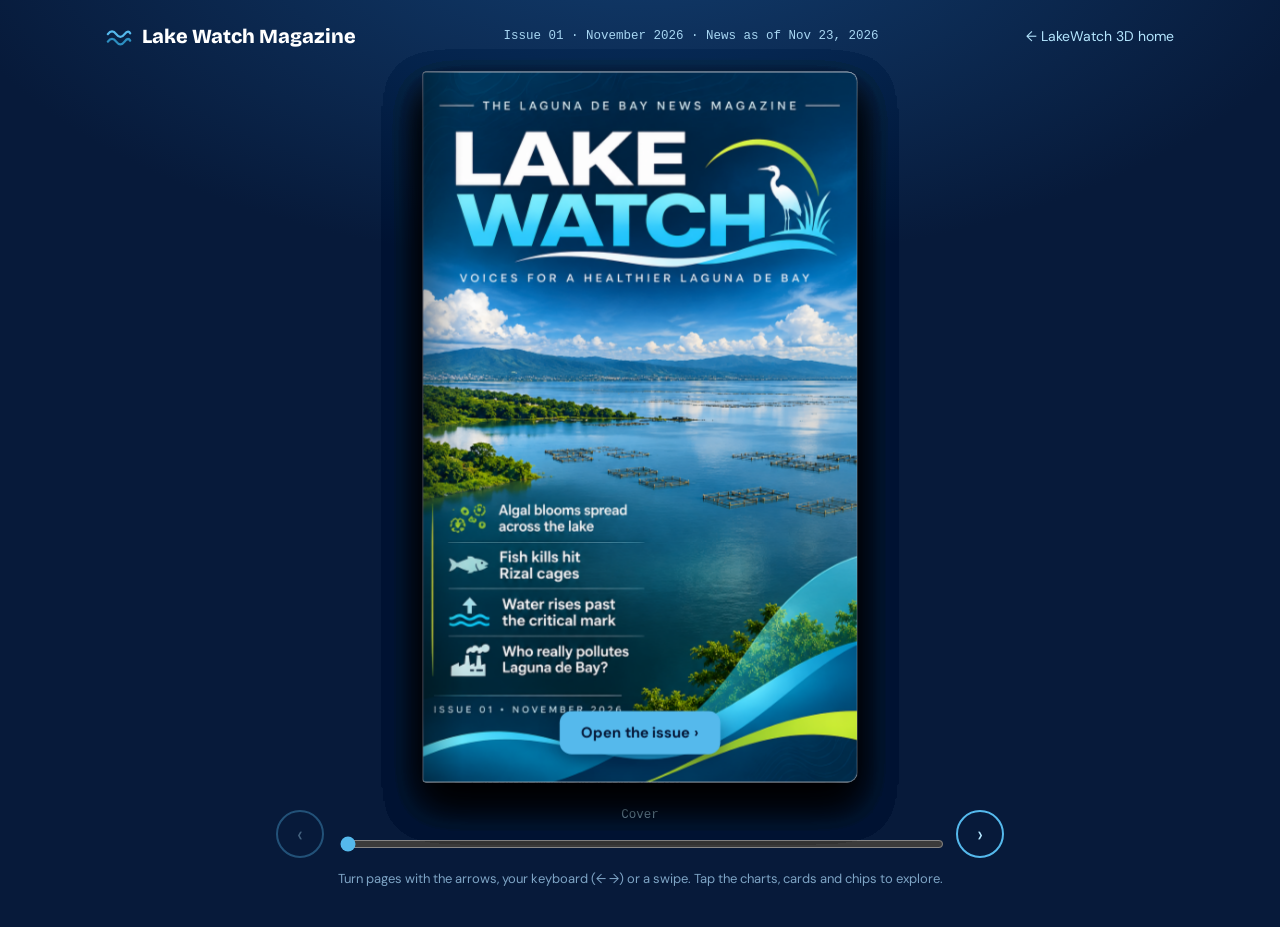
<file: pages/Lake Watch Magazine.html>
<!DOCTYPE html>
<html lang="en">
<head>
<meta charset="utf-8">
<meta name="viewport" content="width=device-width, initial-scale=1">
<title>Lake Watch Magazine</title>
<link rel="preconnect" href="https://fonts.googleapis.com">
<link rel="preconnect" href="https://fonts.gstatic.com" crossorigin>
<link href="https://fonts.googleapis.com/css2?family=Bricolage+Grotesque:opsz,wght@12..96,600;12..96,800&family=DM+Sans:wght@400;500;700&display=swap" rel="stylesheet">
<style>
/* Layout idea: a dark reading room with a 3D flipbook in the middle; paper pages alternate light and dark, charts are tappable. */
:root{
  --panel:#071A3A; --panel2:#0C2A55; --control:#123E70;
  --mint:#55B9EC; --mintbright:#B5E7FF; --gold:#DBEFFF;
  --water:#4DA9DC; --land:#6D8FB8; --mist:#EAF6FF;
  --good:#63C9F5; --amber:#A8D8F5; --poor:#7E9FBE;
  --paper:#F5FAFF; --teal-ink:#1B5A86;
  --display:'Bricolage Grotesque',system-ui,sans-serif;
  --body:'DM Sans',system-ui,-apple-system,'Segoe UI',sans-serif;
  --mono:ui-monospace,SFMono-Regular,Menlo,Consolas,monospace;
}
*{box-sizing:border-box}
html,body{margin:0;min-height:100%}
body{background:radial-gradient(1200px 600px at 50% -10%,#123E70 0%,var(--panel) 60%);color:var(--mist);font-family:var(--body);overflow-x:hidden}
a{color:inherit}
button{font-family:inherit;cursor:pointer}
:focus-visible{outline:3px solid var(--gold);outline-offset:2px}

.top{max-width:1100px;margin:0 auto;padding:14px 16px;display:flex;flex-wrap:wrap;gap:8px 20px;align-items:center;justify-content:space-between}
.brand{font-family:var(--display);font-weight:800;font-size:20px;color:#fff;display:flex;align-items:center;gap:10px}
.top .meta{font-family:var(--mono);font-size:12.5px;color:#A7D6F2}
.top a.back{font-size:14px;color:var(--mintbright);text-decoration:none;min-height:44px;display:inline-flex;align-items:center}

.wrap{max-width:1100px;margin:0 auto;padding:0 16px}
.stage{position:relative;width:100%}
.scaler{position:absolute;left:50%;top:0;transform-origin:top center;perspective:2400px}
.book{position:relative;width:100%;height:100%;transition:transform .9s cubic-bezier(.4,.1,.2,1)}
.leaf{position:absolute;top:0;transform-origin:left center;transform-style:preserve-3d;transition:transform .95s cubic-bezier(.45,.05,.25,1)}
.leaf.flipped{transform:rotateY(-180deg)}
.face{position:absolute;inset:0;backface-visibility:hidden;-webkit-backface-visibility:hidden;overflow:hidden;box-shadow:0 20px 40px rgba(0,0,0,.35)}
.face.front{border-radius:3px 10px 10px 3px}
.face.back{transform:rotateY(180deg);border-radius:10px 3px 3px 10px}
.face.front::after{content:"";position:absolute;inset:0;pointer-events:none;background:linear-gradient(90deg,rgba(0,0,0,.28),rgba(0,0,0,0) 9%)}
.face.back::after{content:"";position:absolute;inset:0;pointer-events:none;background:linear-gradient(270deg,rgba(0,0,0,.28),rgba(0,0,0,0) 9%)}
.face.blank{background:var(--panel2)}

.controls{max-width:760px;margin:18px auto 0;display:flex;align-items:center;gap:14px;padding:0 16px}
.cbtn{width:48px;height:48px;border-radius:50%;border:2px solid var(--mint);background:transparent;color:var(--mintbright);font-size:22px;flex:none;display:grid;place-items:center}
.cbtn:hover:not(:disabled){background:var(--mint);color:var(--panel)}
.cbtn:disabled{opacity:.35;cursor:default}
.slidebox{flex:1;display:flex;flex-direction:column;gap:6px}
.slidebox label{font-family:var(--mono);font-size:12.5px;color:#A7D6F2;text-align:center}
input[type=range]{width:100%;accent-color:var(--mint);height:28px}
.hint{text-align:center;font-size:13px;color:#7EA4C5;margin:10px 0 40px}

/* pages */
.page{width:100%;height:100%;padding:34px 32px 58px;display:flex;flex-direction:column;gap:12px;overflow-y:auto;scrollbar-width:thin;font-size:14.5px;line-height:1.55}
.light{background:var(--paper);color:var(--panel)}
.dark{background:var(--panel2);color:#E4F2FF}
.kicker{font-family:var(--mono);font-size:11.5px;letter-spacing:.12em;text-transform:uppercase;font-weight:700;margin:0}
.light .kicker{color:var(--teal-ink)} .dark .kicker{color:var(--mintbright)}
.page h2{font-family:var(--display);font-weight:800;font-size:30px;line-height:1.05;letter-spacing:-.015em;margin:0;text-wrap:balance}
.dark h2{color:#fff}
.page p{margin:0}
.src{font-size:12px;opacity:.75;margin-top:auto}
.folio{position:absolute;left:0;right:0;bottom:0;padding:18px 18px 10px;display:flex;justify-content:space-between;align-items:center;font-family:var(--mono);font-size:11px;letter-spacing:.12em;opacity:.9;z-index:2}
.light .folio{background:linear-gradient(180deg,rgba(245,250,255,0),#F1F7FD 40%)}.dark .folio{background:linear-gradient(180deg,rgba(5,20,48,0),#0B2348 40%)}.folio button{min-width:44px;height:36px;border-radius:18px;border:1.5px solid currentColor;background:transparent;color:inherit;font-size:16px}
.folio button:hover{background:var(--mint);color:var(--panel);border-color:var(--mint)}
.folio .sp{min-width:44px}

.chip{font-family:var(--body);font-size:13.5px;font-weight:700;min-height:40px;padding:6px 14px;border-radius:10px;border:1.5px solid currentColor;background:transparent;color:inherit}
.light .chip{color:var(--teal-ink)} .dark .chip{color:var(--mintbright)}
.chip.on,.chip:hover{background:var(--mint);color:var(--panel);border-color:var(--mint)}
.row{display:flex;flex-wrap:wrap;gap:8px}
.card{border-radius:14px;padding:11px 15px}
.light .card{background:#fff;border:1px solid #C7DBEE} .dark .card{background:var(--control);border:1px solid #2C5A86}
.card b{display:block;font-family:var(--display);font-size:17px;margin-bottom:3px}

.stats{display:grid;grid-template-columns:1fr 1fr;gap:10px}
.stat{background:#fff;border:1px solid #C7DBEE;border-radius:14px;padding:12px 14px}
.stat .n{font-family:var(--display);font-weight:800;font-size:34px;line-height:1;color:var(--teal-ink)}
.stat .u{font-size:13px;opacity:.8;margin-top:4px}

.barrow{display:grid;grid-template-columns:96px 1fr 52px;gap:10px;align-items:center;width:100%;text-align:left;background:transparent;border:1.5px solid transparent;color:inherit;border-radius:10px;padding:3px 6px;min-height:40px;font-size:13px}
.barrow:hover,.barrow.on{border-color:var(--mint)}
.bar{height:16px;border-radius:8px;overflow:hidden;position:relative}
.light .bar{background:#D5E7F5} .dark .bar{background:#081F45}
.bar i{display:block;height:100%;width:0;border-radius:8px;background:var(--water);transition:width 1s cubic-bezier(.3,.7,.2,1)}
.seen .bar i{width:var(--w)}
.val{font-family:var(--mono);font-weight:700;text-align:right}
.chart{position:relative}
.gline{position:absolute;top:0;bottom:0;width:0;border-left:2px dashed var(--gold);pointer-events:none}
.gline span{position:absolute;top:-16px;transform:translateX(-50%);font-family:var(--mono);font-size:11px;color:var(--gold);white-space:nowrap}

.acc{display:flex;flex-direction:column;gap:8px}
.accb{width:100%;text-align:left;border-radius:12px;padding:10px 14px;font-weight:700;display:flex;justify-content:space-between;align-items:center;gap:10px;font-size:14.5px;min-height:44px;border:1px solid #C7DBEE;background:#fff;color:var(--panel)}
.dark .accb{background:var(--control);border-color:#2C5A86;color:#E4F2FF}
.accb::after{content:"+";font-family:var(--mono);font-size:18px;color:var(--teal-ink)}
.dark .accb::after{color:var(--mintbright)}
.accb[aria-expanded=true]{border-color:var(--mint)}
.accb[aria-expanded=true]::after{content:"–"}
.accp{display:none;padding:2px 14px 10px;font-size:14px}
.accp.open{display:block}

.q{margin-bottom:6px}
.q .qt{font-weight:700;margin-bottom:6px;font-size:14.5px}
.opts{display:flex;flex-wrap:wrap;gap:6px}.opt{flex:1 1 auto;text-align:center;min-height:40px;padding:6px 12px;border-radius:10px;border:1.5px solid #B7D3EA;background:#fff;color:var(--panel);font-size:14px}
.opt:hover:not(:disabled){border-color:var(--mint)}
.opt.ok{background:#DDF0FF;border-color:var(--good)} .opt.no{background:#FBDADB;border-color:var(--poor)}
.qe{font-size:13px;color:var(--teal-ink);min-height:0}

.check{display:flex;gap:10px;align-items:flex-start;width:100%;text-align:left;background:transparent;border:0;color:inherit;padding:5px 0;font-size:14px;min-height:42px}
.box{width:22px;height:22px;border-radius:6px;border:2px solid var(--mint);flex:none;display:grid;place-items:center;font-weight:800;color:var(--panel);margin-top:1px}
.check.done .box{background:var(--mint)}
.check.done .box::after{content:"✓"}

.tl{display:flex;gap:8px;flex-wrap:wrap}
.gauge{display:flex;gap:18px;align-items:flex-end}
.tank{position:relative;width:96px;height:210px;border:2px solid #3E6C96;border-radius:8px 8px 14px 14px;overflow:hidden;background:#081F45;flex:none}
.water{position:absolute;left:0;right:0;bottom:0;background:linear-gradient(180deg,#8FD6EC,#2E93C9);transition:height .6s cubic-bezier(.3,.7,.2,1)}
.mark{position:absolute;left:0;right:0;height:0;border-top:2px dashed}
.mark span{position:absolute;right:4px;top:-17px;font-family:var(--mono);font-size:10.5px;background:rgba(15,32,33,.8);padding:0 3px}
.bigv{font-family:var(--display);font-weight:800;font-size:46px;line-height:1;color:var(--gold)}

.srcs{margin:0;padding-left:18px;font-size:12.5px;line-height:1.5}
.srcs li{margin-bottom:5px}
.srcs a{color:var(--teal-ink);word-break:break-word}

.flow{width:100%;height:auto;display:block;border-radius:12px;background:#06152F}
.flow .fwd{display:block} .flow .bwd{display:none}
.flow.bf .fwd{display:none} .flow.bf .bwd{display:block}
@keyframes dash{to{stroke-dashoffset:-24}}
.flow .anim{animation:dash 1.2s linear infinite}

.cover{background:linear-gradient(180deg,#06152F 0%,#0C386D 55%,#071A3A 100%);color:#fff;position:relative}
.cover{background:linear-gradient(180deg,#06152F 0%,#0C386D 55%,#071A3A 100%)}
.cover.image-cover{padding:0;background:#06152F;isolation:isolate}
.cover-art{position:absolute;inset:0;width:100%;height:100%;display:block;object-fit:cover;object-position:center;user-select:none}
.cover-action{position:absolute;left:50%;bottom:28px;transform:translateX(-50%);z-index:2;display:flex;justify-content:center}
.cover-action .cbtn2{white-space:nowrap;box-shadow:0 8px 20px rgba(0,12,40,.35)}
.cover-action .cbtn2.ghost{background:rgba(6,21,47,.7)}
.cover .inner{position:absolute;inset:0;padding:34px 32px;display:flex;flex-direction:column}
.mast{font-family:var(--display);font-weight:800;font-size:86px;line-height:.86;letter-spacing:-.04em;margin:6px 0 0}
.mast span{color:var(--mint)}
.cl{margin:0;padding:0;list-style:none;display:flex;flex-direction:column;gap:7px;font-weight:700;font-size:15px}
.cl li{display:flex;gap:10px}
.cl li::before{content:"";width:8px;height:8px;border-radius:50%;background:var(--gold);margin-top:7px;flex:none}
.cbtn2{display:inline-flex;align-items:center;gap:8px;min-height:44px;padding:10px 22px;border-radius:12px;background:var(--mint);color:var(--panel);font-weight:700;font-size:15px;border:0;text-decoration:none}
.cbtn2.ghost{background:transparent;color:var(--mintbright);border:2px solid var(--mint)}

@media (prefers-reduced-motion:reduce){.leaf,.book,.bar i,.water{transition:none}.flow .anim{animation:none}}

/* Wall-display mode: the magazine becomes a focused, edge-to-edge reader inside the simulator. */
body.embedded{background:radial-gradient(1000px 520px at 50% -12%,#14538C 0%,#04112A 66%);overflow:hidden}
body.embedded .top,body.embedded .controls,body.embedded .hint{display:none}
body.embedded .wrap{width:100%;max-width:none;padding:0}
body.embedded .stage{height:100dvh;min-height:0}
body.embedded .scaler{top:0}
body.embedded .page{font-size:clamp(12px,1.35vw,14.5px)}
body.embedded .folio{padding-bottom:12px}
body.embedded .folio button{display:none}
body.embedded .folio{justify-content:center}
</style>
</head>
<body>
<header class="top">
  <div class="brand"><svg width="26" height="26" viewBox="0 0 28 28" aria-hidden="true"><path d="M2 12c3-4 6-4 9 0s6 4 9 0 5-3 6-1" fill="none" stroke="#55B9EC" stroke-width="2.5" stroke-linecap="round"/><path d="M2 20c3-4 6-4 9 0s6 4 9 0 5-3 6-1" fill="none" stroke="#2D8FC1" stroke-width="2.5" stroke-linecap="round"/></svg>Lake Watch Magazine</div>
  <div class="meta">Issue 01 · November 2026 · News as of Nov 23, 2026</div>
  <a class="back" href="../index.html">← LakeWatch 3D home</a>
</header>

<main class="wrap">
  <div class="stage" id="stage"><div class="scaler" id="scaler"><div class="book" id="book"></div></div></div>
  <div class="controls">
    <button class="cbtn" id="prev" aria-label="Previous page">‹</button>
    <div class="slidebox"><label for="jump" id="pglabel">Cover</label><input type="range" id="jump" min="0" max="8" value="0" step="1"></div>
    <button class="cbtn" id="next" aria-label="Next page">›</button>
  </div>
  <p class="hint">Turn pages with the arrows, your keyboard (← →) or a swipe. Tap the charts, cards and chips to explore.</p>
</main>

<script>
(function(){
var W=440,H=720,TOTAL=16;
var stage=document.getElementById('stage'),scaler=document.getElementById('scaler'),book=document.getElementById('book');
var prevB=document.getElementById('prev'),nextB=document.getElementById('next'),jump=document.getElementById('jump'),pgl=document.getElementById('pglabel');
var reduce=window.matchMedia&&matchMedia('(prefers-reduced-motion: reduce)').matches;
var embedded=new URLSearchParams(location.search).has('embedded');
if(embedded)document.body.classList.add('embedded');
var mode='',leaves=[],N=0,k=0,curFace=0;

/* ---------- content data (paraphrased from LLDA pages and news reports, see Sources page) ---------- */
var DET={
 fk:[
  {t:'Jul 14 · Binangonan, Rizal',x:'LLDA opened an investigation into a fish kill in the Rizal part of the lake and said it was too early to name a cause. It noted a widespread algal bloom. When algae die and decompose, dissolved oxygen can drop sharply and stress fish.'},
  {t:'Jul 21 · Pililla, Rizal',x:'Dead fish were reported off Pililla. The Coast Guard and BFAR went out to measure the affected area. Possible triggers named include algal growth and decay, warm water, and weak wind or water circulation.'},
  {t:'Sep 1 · Jala-Jala, Rizal',x:'Reports put the loss at more than 20,000 kg of tilapia and bighead carp across more than 30 cages. LLDA pointed to the ongoing bloom and noted most affected fish were in commercial pens and cages. Fisherfolk group Pamalakaya asked LLDA to check for illegal wastewater discharge.'}
 ],
 cl:[
  {t:'Station V · Angono, Rizal: 851 mg/L',x:'The highest chloride reading in LLDA\'s bloom advisory, about 2.4 times the 350 mg/L guideline. Chloride is a marker of salty water.'},
  {t:'Station XIII · Taytay, Rizal: 773 mg/L',x:'The second highest reading, about 2.2 times the guideline. Both this and Station V exceeded it.'},
  {t:'Station XX · Diablo Pass, Talim: 397 mg/L',x:'In June 2026 this was the only station above the guideline, about 1.1 times the limit. Levels had eased at the others.'}
 ],
 rc:[
  {t:'Overall water quality: 76%, grade C-',x:'The 2013 Ecosystem Health Report Card gave the lake a low passing mark. Dissolved oxygen, BOD, nitrate and total coliforms stayed within Class C guidelines.'},
  {t:'Phosphate: 59%',x:'Phosphate, a nutrient that feeds algae, scored well below full marks. The report called the lake highly eutrophic, meaning overfed with nutrients.'},
  {t:'Chlorophyll-a: 0%',x:'Chlorophyll-a measures the amount of algae in the water. The lake scored zero, a sign of algal bloom conditions that hurt fisheries.'}
 ],
 po:[
  {t:'Households: about 80% of organic pollution',x:'LLDA\'s former general manager said about four-fifths of the lake\'s biochemical oxygen demand comes from household wastewater and waste. Much of it reaches the lake through tributaries.'},
  {t:'Industry: about 9%',x:'Factories discharge wastewater into rivers and the lake. LLDA regulates this through permits, user fees and inspections.'},
  {t:'Agriculture: about 5%',x:'Fertilizer and animal waste wash in with runoff from farms in the watershed.'},
  {t:'Solid waste: about 3%',x:'Garbage thrown into canals and creeks ends up in the lake and clogs waterways.'},
  {t:'Forest and soil: about 2%',x:'Soil erosion from cleared hillsides adds silt and nutrients. Over time it also makes the lake shallower.'}
 ],
 par:[
  {t:'Dissolved Oxygen (mg/L)',x:'Oxygen dissolved in the water. Fish need it, and it can drop when algae die and rot.'},
  {t:'Biochemical Oxygen Demand (mg/L)',x:'The oxygen microbes use while breaking down organic waste. Higher values can indicate more organic pollution.'},
  {t:'Fecal Coliform (MPN/100 mL)',x:'Bacteria from human and animal waste. A high count can indicate that sewage is reaching the water.'},
  {t:'pH (pH units)',x:'How acidic or basic the water is. Values outside the normal range can stress aquatic life.'},
  {t:'Ammonia (mg/L)',x:'Released as waste breaks down. Elevated ammonia can be toxic to fish and other aquatic life.'},
  {t:'Nitrate (mg/L)',x:'A nutrient from fertilizer and waste. Extra nitrate can feed algal growth.'},
  {t:'Phosphate (mg/L)',x:'A nutrient from detergents, fertilizer and sewage. Excess phosphate can accelerate eutrophication.'},
  {t:'Chemical Oxygen Demand (mg/L)',x:'The oxygen required to chemically break down oxidizable material in a water sample.'},
  {t:'Turbidity (NTU)',x:'A measure of water cloudiness caused by suspended particles, sediment or organic matter.'},
  {t:'Temperature (°C)',x:'Water temperature affects dissolved oxygen, metabolism and the pace of biological processes.'},
  {t:'Chloride (mg/L)',x:'A dissolved salt indicator that can help reveal changes in water chemistry or saltwater influence.'},
  {t:'Total Suspended Solids (mg/L)',x:'The mass of particles suspended in the water, including silt, clay and organic matter.'},
  {t:'Total Dissolved Solids (mg/L)',x:'The combined concentration of dissolved salts, minerals and other small dissolved substances.'},
  {t:'Alkalinity (mg/L)',x:'The water’s buffering capacity: how well it can resist changes in pH.'}
 ]
};
var LEVEL=[
 {d:'Aug 14, 1 p.m.',v:12.23,x:'Climbing toward the critical mark after persistent rain. It was 12.17 m at 7 a.m. LLDA urged low-lying shore communities to clear drainage and creeks.'},
 {d:'Aug 29',v:12.58,x:'Above the 12.50 m critical high mark. LLDA told shoreline residents to stay vigilant and watch for official announcements.'},
 {d:'Sep 1, 10 a.m.',v:12.67,x:'Heavy rain from the southwest monsoon and a low pressure area pushed the lake higher still, according to an LLDA advisory.'}
];
var QUIZ=[
 {q:'What is the only outlet of Laguna de Bay?',o:['Pagsanjan River','Napindan Channel','Marikina River'],a:1,e:'The Napindan Channel links the lake to Manila Bay through the Pasig River.'},
 {q:'About how deep is the lake on average?',o:['2.5 meters','12 meters','25 meters'],a:0,e:'Siltation has cut the average depth to about 2.5 m, from roughly 12 m decades ago.'},
 {q:'At what water level does LLDA call it critical high?',o:['10.50 m','11.50 m','12.50 m'],a:2,e:'12.50 m is the critical high mark. 10.50 m is the critical low.'},
 {q:'Which type of organism dominated the 2026 blooms?',o:['Cyanobacteria','Seaweed','Coral'],a:0,e:'LLDA reported cyanobacteria such as Microcystis and Anabaena.'}
];

/* ---------- helpers ---------- */
function folio(n,dark){
  var p=n>0?'<button type="button" data-go="'+(n-1)+'" aria-label="Previous page">‹</button>':'<span class="sp"></span>';
  var nx=n<TOTAL-1?'<button type="button" data-go="'+(n+1)+'" aria-label="Next page">›</button>':'<span class="sp"></span>';
  return '<footer class="folio">'+p+'<span>LAKE WATCH · '+(n+1)+'</span>'+nx+'</footer>';
}
function page(n,cls,html){return '<section class="page '+cls+'" data-n="'+n+'">'+html+folio(n)+'</section>';}
function prepareExternalLinks(){if(!embedded)return;document.querySelectorAll('a[href^="http"]').forEach(function(link){link.target='_blank';link.rel='noopener noreferrer';});}
function bars(g,rows,max,extra){
  var h='<div class="chart" id="ch-'+g+'">'+(extra||'');
  rows.forEach(function(r,i){h+='<button type="button" class="barrow'+(i===0?' on':'')+'" data-pick="'+g+'|'+i+'"><span>'+r.l+'</span><span class="bar"><i style="--w:'+(r.v/max*100)+'%;background:'+(r.c||'var(--water)')+'"></i></span><span class="val">'+r.vt+'</span></button>';});
  return h+'</div><div class="card" id="det-'+g+'" aria-live="polite"><b>'+DET[g][0].t+'</b>'+DET[g][0].x+'</div>';
}
function acc(items,g){
  return '<div class="acc" data-accg="'+g+'">'+items.map(function(it,i){return '<div><button type="button" class="accb" aria-expanded="false" data-acc="'+g+i+'">'+it[0]+'</button><div class="accp" id="'+g+i+'">'+it[1]+'</div></div>';}).join('')+'</div>';
}

/* ---------- faces ---------- */
function faces(){
 var F=[];
 // 0 cover
 F.push('<section class="page cover image-cover" data-n="0" style="padding:0"><img class="cover-art" src="../assets/Front.png" alt="Lake Watch magazine front cover"><div class="cover-action"><button type="button" class="cbtn2" data-go="1">Open the issue ›</button></div></section>');
 // 1 contents
 var toc=[['The lake at a glance',2],['Algal blooms, April to June',3],['Fish kills in the cages',4],['Water rises past the critical mark',5],['How the lake is checked',6],['Salt in the water',7],['The 2013 report card',8],['Who pollutes the lake?',9],['Why it keeps happening',10],['What is being done',11],['Test yourself',12],['Sources',13],['Glossary',14]];
 F.push(page(1,'light','<p class="kicker">In this issue</p><h2>Contents</h2><div style="display:flex;flex-direction:column;gap:2px">'+toc.map(function(t,i){var sec=i===0?'':'';return '<button type="button" data-go="'+t[1]+'" style="display:flex;gap:12px;align-items:baseline;width:100%;text-align:left;background:transparent;border:0;border-bottom:1px solid #C7DBEE;padding:8px 2px;min-height:44px;font-size:15px;color:var(--panel)"><span style="font-family:var(--mono);color:var(--teal-ink);font-weight:700;width:28px;flex:none">'+String(t[1]+1).padStart(2,"0")+'</span><span style="flex:1;font-weight:500">'+t[0]+'</span><span style="color:var(--teal-ink)">›</span></button>';}).join('')+'</div><p class="src">News, water quality trend, pollution and causes, all in one issue. Tap a line to jump.</p>'));
 // 2 glance
 F.push(page(2,'light','<p class="kicker">Basics</p><h2>The lake at a glance</h2><p>Laguna de Bay is the largest lake in the Philippines. It is wide and shallow, and every river around it drains into a single outlet.</p><div class="stats"><div class="stat"><div class="n"><span class="count" data-to="900" data-pre="~">0</span></div><div class="u">square kilometers of surface</div></div><div class="stat"><div class="n"><span class="count" data-to="2.5" data-dec="1">0</span> m</div><div class="u">average depth</div></div><div class="stat"><div class="n"><span class="count" data-to="21">0</span></div><div class="u">major tributary rivers</div></div><div class="stat"><div class="n"><span class="count" data-to="3820" data-comma="1">0</span></div><div class="u">square kilometers of watershed</div></div></div><div class="card"><b>One way out</b>Water leaves only through the Napindan Channel, which joins the Pasig River and flows on to Manila Bay.</div><div class="card"><b>Watched every month</b>In 2025 LLDA sampled 16 stations on the lake and 36 on its tributaries. About 15 million people lived around the lake as of 2010.</div><p class="src">Source: LLDA, Laguna de Bay and its Tributaries; LLDA 2025 Accomplishment Report.</p>'));
 // 3 algal
 F.push(page(3,'dark','<p class="kicker">News · LLDA advisory, 2026</p><h2>Algal blooms ran from minor to massive</h2><p>LLDA laboratory tests found more phytoplankton at several monitoring stations in April, May and June. Cyanobacteria such as <i>Microcystis</i> and <i>Anabaena</i> dominated.</p><p>The May jump may be linked to saltwater backflow: when the lake is low, tide-driven flow can push Manila Bay water up the Pasig River and into the lake.</p><svg id="flow" class="flow" viewBox="0 0 380 150" role="img" aria-label="Diagram of water flow between Laguna de Bay, the Pasig River and Manila Bay"><rect x="8" y="48" width="92" height="54" rx="10" fill="#154C8B"/><text x="54" y="80" text-anchor="middle" fill="#fff" font-size="12" font-weight="700">Laguna de Bay</text><rect x="282" y="48" width="90" height="54" rx="10" fill="#2D8FC1"/><text x="327" y="80" text-anchor="middle" fill="#fff" font-size="12" font-weight="700">Manila Bay</text><rect x="112" y="68" width="158" height="14" rx="7" fill="#1F5F9B" opacity=".7"/><text x="191" y="104" text-anchor="middle" fill="#A7D6F2" font-size="11">Napindan Channel · Pasig River</text><g class="fwd"><path class="anim" d="M118 75H262" stroke="#8ED6F5" stroke-width="3.5" stroke-dasharray="8 6" fill="none"/><path d="M262 75l-9-6v12z" fill="#8ED6F5"/><text x="191" y="42" text-anchor="middle" fill="#8ED6F5" font-size="12" font-weight="700">Normal flow: lake to bay</text></g><g class="bwd"><path class="anim" d="M262 75H118" stroke="#B5E7FF" stroke-width="3.5" stroke-dasharray="8 6" fill="none" style="animation-direction:reverse"/><path d="M118 75l9-6v12z" fill="#B5E7FF"/><text x="191" y="42" text-anchor="middle" fill="#B5E7FF" font-size="12" font-weight="700">Backflow: salt water enters</text></g></svg><div class="row"><button type="button" class="chip" id="bfbtn" aria-pressed="false">Show summer backflow</button><span class="chip" style="pointer-events:none;border-style:dashed">Microcystis</span><span class="chip" style="pointer-events:none;border-style:dashed">Anabaena</span></div><p class="src">Source: LLDA public advisory, Presence of Algal Bloom in Selected Areas of Laguna de Bay.</p>'));
 // 4 fish kills
 F.push(page(4,'light','<p class="kicker">News · July to September 2026</p><h2>Fish kills in the cages</h2><p>Three reported incidents in Rizal this season. Tap a date to read what was reported.</p><div class="tl" id="fkbtns">'+DET.fk.map(function(d,i){return '<button type="button" class="chip'+(i===0?' on':'')+'" data-pick="fk|'+i+'">'+d.t.split(' · ')[0]+'</button>';}).join('')+'</div><div class="card" id="det-fk" aria-live="polite" style="min-height:190px"><b>'+DET.fk[0].t+'</b>'+DET.fk[0].x+'</div><div class="card"><b>Why oxygen matters</b>Blooms use up oxygen when the algae die. Shallow water, heat and calm weather make it worse, and fish in crowded cages cannot swim away.</div><p class="src">Sources: Philippine Daily Inquirer; The Star (Malaysia), Sep 1, 2026.</p>'));
 // 5 water level
 F.push(page(5,'dark','<p class="kicker">News · August to September 2026</p><h2>Water rises past the critical mark</h2><p>Drag the slider through three LLDA readings.</p><div class="gauge"><div class="tank" role="img" aria-label="Water level gauge"><div class="water" id="wat"></div><div class="mark" style="bottom:80%;border-color:#E5484D"><span style="color:#ff8b8f">12.50 high</span></div><div class="mark" style="bottom:0;border-color:#F2B134"><span style="color:#F2B134;top:-17px">10.50 low</span></div></div><div style="display:flex;flex-direction:column;gap:6px;min-width:0"><div class="bigv"><span id="lvv">12.23</span> m</div><div id="lvd" style="font-family:var(--mono);font-size:13px;color:var(--mintbright)">Aug 14, 1 p.m.</div><div id="lvs" style="font-weight:700"></div></div></div><label for="lvl" style="font-family:var(--mono);font-size:12px;color:#A7D6F2">Reading: Aug 14 → Aug 29 → Sep 1</label><input type="range" id="lvl" min="0" max="2" step="1" value="0"><div class="card" id="lvx" aria-live="polite"></div><p class="src">The all-time record is 14.62 m, set in 1919. Sources: LLDA advisories via Philippine Daily Inquirer; LLDA water level page.</p>'));
 // 6 how checked
 F.push(page(6,'light','<p class="kicker">Water quality trend</p><h2>How the lake is checked</h2><p>LLDA samples the lake and its rivers monthly and checks them against national guidelines. These are the same parameters available in Analyze Laguna Lake. Tap a parameter.</p><div class="row" id="parbtns">'+DET.par.map(function(d,i){return '<button type="button" class="chip'+(i===0?' on':'')+'" data-pick="par|'+i+'">'+d.t+'</button>';}).join('')+'</div><div class="card" id="det-par" aria-live="polite"><b>'+DET.par[0].t+'</b>'+DET.par[0].x+'</div><div class="card"><b>Read the result carefully</b>The analysis view applies the selected date, parameter and Class C threshold. If a station has no matching record, it is shown as No data rather than estimated.</div><div class="card"><b>What the measurements tell us</b>BOD, nutrients, fecal coliform and oxygen help explain pollution pressure, while pH, temperature, salts and suspended material describe the lake’s condition.</div><p class="src">Source: LLDA 2025 Accomplishment Report and the local LLDA monitoring dataset used by this exhibit.</p>'));
 // 7 chloride
 F.push(page(7,'dark','<p class="kicker">Water quality trend · 2026</p><h2>Salt in the water</h2><p>The bloom advisory listed chloride readings from stations that crossed the 350 mg/L guideline. Tap a bar.</p>'+bars('cl',[{l:'Angono',v:851,vt:'851',c:'#E5484D'},{l:'Taytay',v:773,vt:'773',c:'#F2B134'},{l:'Diablo Pass',v:397,vt:'397',c:'#F2B134'}],900,'<div class="gline" style="left:calc(112px + (100% - 180px) * .3889)"><span>350 limit</span></div>')+'<div class="card"><b>What it means</b>Higher chloride at Angono and Taytay fits the backflow explanation. By June only one station was still over the limit.</div><p class="src">mg/L = milligrams per liter. Source: LLDA public advisory on algal bloom, 2026.</p>'));
 // 8 report card
 F.push(page(8,'light','<p class="kicker">Water quality trend · benchmark</p><h2>The 2013 report card</h2><p>LLDA and PEMSEA graded the lake\'s health in 2013. It is the benchmark many later reports compare with.</p>'+bars('rc',[{l:'Water quality',v:76,vt:'76%',c:'#F2B134'},{l:'Phosphate',v:59,vt:'59%',c:'#F2B134'},{l:'Chlorophyll-a',v:0.6,vt:'0%',c:'#E5484D'}],100)+'<div class="card"><b>Passing, but fragile</b>Oxygen, BOD, nitrate and coliforms met Class C. Nutrients and algae did not, which is why blooms keep returning.</div><p class="src">Source: 2013 Ecosystem Health Report Card, Laguna de Bay (LLDA and PEMSEA).</p>'));
 // 9 who pollutes
 F.push(page(9,'dark','<p class="kicker">Pollution</p><h2>Who pollutes the lake?</h2><p>Estimated shares of the pollution load, from two separate publications. Tap a bar.</p>'+bars('po',[{l:'Households',v:80,vt:'~80%',c:'#55B9EC'},{l:'Industry',v:9,vt:'9%',c:'#2D8FC1'},{l:'Agriculture',v:5,vt:'5%',c:'#6D8FB8'},{l:'Solid waste',v:3,vt:'3%',c:'#B5E7FF'},{l:'Forest, soil',v:2,vt:'2%',c:'#8ED6F5'}],85)+'<p class="src">Figures come from reports of different years, so read them as a rough picture. Sources: UNEP; WAVES policy brief.</p>'));
 // 10 causes
 F.push(page(10,'light','<p class="kicker">Causes</p><h2>Why it keeps happening</h2><p>Six pressures stack up on a lake that is large but shallow.</p>'+acc([
  ['Too many nutrients','Nitrogen and phosphorus from sewage, detergents and fertilizer feed algae. The result is eutrophication: blooms, murky water and low oxygen when blooms die.'],
  ['Silt filling the lake','Deforestation and erosion wash soil downstream. Average depth has dropped to about 2.5 m from roughly 12 m decades ago.'],
  ['Saltwater backflow','In some summers the lake sits lower than Manila Bay. The Pasig can reverse, pushing salty water in and shifting the lake\'s chemistry.'],
  ['Wastewater from homes and factories','Households account for most organic pollution. Untreated flows reach the lake through rivers and canals.'],
  ['Crowded fish pens and cages','Commercial cages concentrate fish and feed. When oxygen falls they bear the heaviest losses, as in the 2026 fish kills.'],
  ['Water hyacinth','Thick mats are a sign of an overfertilized lake, according to LLDA. They block boats and can cut oxygen under the surface.']
 ],'ca')+'<p class="src">Sources: LLDA Watershed Greening Program; LLDA algal bloom advisory; Inquirer; UNEP.</p>'));
 // 11 solutions
 F.push(page(11,'dark','<p class="kicker">Action</p><h2>What is being done</h2><div class="card"><b>Monitoring</b>Monthly sampling since the 1970s: 16 lake and 36 tributary stations in 2025.</div><div class="card"><b>Cleanups and greening</b>LLDA runs big water hyacinth cleanups each April and May, and plants trees under the Watershed Greening Program to slow erosion.</div><div class="card"><b>Rules, flow and tips</b>Dischargers pay under an environmental user fee system. Floodgates stay open until the rainy season to help water flow, and in July 2026 LLDA asked the public to help trace polluters.</div><p class="kicker" style="margin-top:6px">What you can do</p><div id="chk"><button type="button" class="check" data-check="1"><span class="box"></span>Keep trash and waste out of canals and creeks</button><button type="button" class="check" data-check="1"><span class="box"></span>Report suspected dumping to LLDA</button><button type="button" class="check" data-check="1"><span class="box"></span>Follow LLDA water level and fish kill advisories</button></div><p class="src" id="chkp">0 of 3 done.</p>'));
 // 12 quiz
 F.push(page(12,'light','<p class="kicker">Test yourself</p><h2>Lake quiz</h2><div id="quiz">'+QUIZ.map(function(q,i){return '<div class="q"><div class="qt">'+(i+1)+'. '+q.q+'</div><div class="opts">'+q.o.map(function(o,j){return '<button type="button" class="opt" data-qa="'+i+'|'+j+'">'+o+'</button>';}).join('')+'</div><div class="qe" id="qe'+i+'"></div></div>';}).join('')+'</div><div class="card"><b>Score: <span id="score">0</span> / '+QUIZ.length+'</b><span id="scoret">Answer all four to finish.</span></div>'));
 // 13 sources
 F.push(page(13,'light','<p class="kicker">Reading list</p><h2>Sources</h2><p style="font-size:13px">News was gathered on Nov 23, 2026. LLDA pages: the lake facts, 2025 report, 2013 report card, water level page and the bloom advisory. Where LLDA statements were relayed by newspapers, those are listed too. Links open in a new view.</p><ol class="srcs"><li><a href="https://llda.gov.ph/presence-of-algal-bloom-in-selected-areas-of-laguna-de-bay/">LLDA: Presence of algal bloom</a></li><li><a href="https://llda.gov.ph/ldb-and-its-tributaries/">LLDA: Laguna de Bay and its tributaries</a></li><li><a href="https://llda.gov.ph/wp-content/uploads/2026/gcg/2025%20Annual%20Report_Final.pdf">LLDA: 2025 Accomplishment Report</a></li><li><a href="https://llda.gov.ph/water-level/">LLDA: Water level</a></li><li><a href="https://llda.gov.ph/national-greening-program/">LLDA: Watershed Greening Program</a></li><li><a href="https://llda.gov.ph/wp-content/uploads/dox/ldb-scorecard/ldb-report-card.pdf">2013 Ecosystem Health Report Card</a></li><li><a href="https://newsinfo.inquirer.net/2263558/llda-probes-laguna-de-bay-fish-kill">Inquirer: LLDA probes fish kill</a></li><li><a href="https://newsinfo.inquirer.net/2268922/pcg-bfar-probe-fish-kill-in-pililla-waters">Inquirer: Pililla fish kill</a></li><li><a href="https://www.thestar.com.my/aseanplus/aseanplus-news/2026/09/01/over-20000-kg-of-fish-die-in-latest-laguna-de-bay-fish-kill-in-philippines">The Star: Jala-Jala fish kill</a></li><li><a href="https://newsinfo.inquirer.net/2296708/lakeshore-communities-warned-as-laguna-de-bay-water-level-rises">Inquirer: Water level rises</a></li><li><a href="https://newsinfo.inquirer.net/2294982/laguna-de-bay-breaches-critical-mark-llda">Inquirer: Breaches critical mark</a></li><li><a href="https://newsinfo.inquirer.net/2284649/laguna-lake-water-level-nears-critical-mark-amid-persistent-rains">Inquirer: Nears critical mark</a></li><li><a href="https://newsinfo.inquirer.net/1943573/poisoned-waters-laguna-lakes-steady-crawl-to-brink-of-disaster">Inquirer: Poisoned waters (2024)</a></li><li><a href="https://www.unep.org/news-and-stories/story/paralysed-growth-lake-under-siege">UNEP: Lake under siege</a></li><li><a href="https://www.wavespartnership.org/sites/default/files/kc/WAVES%20policy%20brief%20-%20Laguna%20de%20Bay_3.pdf">WAVES policy brief</a></li><li><a href="https://newsinfo.inquirer.net/?p=859365">Inquirer: Pollution, squatting, industries (2017)</a></li><li><a href="https://www.philstar.com/kalingawan/2026/06/10/2534059/da-moves-sustain-laguna-lakes-productivity">Philstar: DA and Laguna Lake</a></li></ol>'));
 // 14 glossary
 F.push(page(14,'dark','<p class="kicker">Glossary</p><h2>Words to know</h2>'+acc([
  ['Algal bloom','A fast rise in algae. Some kinds, like cyanobacteria, can turn water green, smell bad and strip oxygen when they die.'],
  ['Eutrophication','Over-enrichment of water with nutrients, leading to blooms and low oxygen.'],
  ['BOD','Biochemical oxygen demand. How much oxygen microbes need to break down organic waste.'],
  ['Class C water','A national classification for fisheries, recreation and agriculture. Laguna de Bay holds this class.'],
  ['Chloride','A salt component. Higher readings suggest seawater mixing into the lake.'],
  ['Backflow','Water flowing the wrong way, here from Manila Bay up the Pasig River toward the lake.'],
  ['MPN/100 mL','Most probable number per 100 milliliters, a unit for counting bacteria such as coliforms.']
 ],'gl')));
 // 15 back
 F.push('<section class="page cover image-cover" data-n="15" style="padding:0"><img class="cover-art" src="../assets/back.png" alt="Lake Watch magazine back cover"><div class="cover-action"><button type="button" class="cbtn2 ghost" data-go="0">Back to cover</button></div></section>');
 return F;
}

/* ---------- build + flip engine ---------- */
function build(){
  book.innerHTML='';leaves=[];
  var F=faces(),dbl=mode==='double';
  N=dbl?TOTAL/2:TOTAL;
  var bw=dbl?2*W:W;
  scaler.style.width=bw+'px';scaler.style.overflow=dbl?'visible':'hidden';scaler.style.height=H+'px';
  for(var i=0;i<N;i++){
    var leaf=document.createElement('div');leaf.className='leaf';
    leaf.style.width=W+'px';leaf.style.height=H+'px';leaf.style.left=(dbl?W:0)+'px';
    var fr=dbl?F[2*i]:F[i],bk=dbl?F[2*i+1]:'';
    leaf.innerHTML='<div class="face front">'+fr+'</div><div class="face back'+(bk?'':' blank')+'">'+bk+'</div>';
    book.appendChild(leaf);leaves.push(leaf);
  }
  jump.max=(mode==='single'?N-1:N);
  k=dbl?Math.ceil(curFace/2):curFace;
  leaves.forEach(function(l,i){if(i<k)l.classList.add('flipped');});
  finalZ();shift();vis(true);init();prepareExternalLinks();
}
function finalZ(){leaves.forEach(function(l,i){l.style.zIndex=i<k?i+1:N-i;});}
function shift(){
  if(mode==='double'){book.style.transform='translateX('+(k===0?-W/2:(k===N?W/2:0))+'px)';}
  else book.style.transform='none';
  prevB.disabled=k===0;nextB.disabled=k===N||(mode==='single'&&k===N-1);
  jump.value=k;
  var lab;
  if(mode==='double'){lab=k===0?'Cover':(k===N?'Back cover':'Pages '+(2*k)+' – '+(2*k+1)+' of '+TOTAL);}
  else lab='Page '+(k+1)+' of '+TOTAL;
  pgl.textContent=lab;
}
function visible(){
  var v=[];
  if(mode==='double'){if(k>0)v.push(2*k-1);if(k<N)v.push(2*k);}else v.push(Math.min(k,TOTAL-1));
  return v;
}
function vis(now){
  var v=visible();
  book.querySelectorAll('.page').forEach(function(p){var n=+p.dataset.n;var on=v.indexOf(n)>-1;p.inert=!on;if(on&&now)p.classList.add('seen');});
  setTimeout(function(){book.querySelectorAll('.page').forEach(function(p){var n=+p.dataset.n;if(visible().indexOf(n)>-1){p.classList.add('seen');runCounts(p);}});},now?50:700);
  curFace=v.length?(mode==='double'?(k===0?0:v[0]):v[0]):0;
  try{history.replaceState(null,'','#p'+(curFace+1));}catch(e){}
}
function setK(nk){
  nk=Math.max(0,Math.min(mode==='single'?N-1:N,nk));
  if(nk===k)return;
  var old=k,fwd=nk>old,idx=[],i;
  if(fwd){for(i=old;i<nk;i++)idx.push(i);}else{for(i=old-1;i>=nk;i--)idx.push(i);}
  k=nk;shift();vis(false);notifyParent();
  var step=reduce?0:Math.min(130,1000/idx.length);
  idx.forEach(function(li,j){setTimeout(function(){var l=leaves[li];l.style.zIndex=100;l.classList.toggle('flipped',fwd);setTimeout(finalZ,reduce?0:1000);},j*step);});
}
function go(face){setK(mode==='double'?Math.ceil(face/2):face);}
function notifyParent(){if(!embedded||window.parent===window)return;window.parent.postMessage({source:'lakewatch-magazine',type:'state',page:curFace,total:TOTAL,atStart:k===0,atEnd:k===N},'*');}
window.addEventListener('message',function(e){if(!embedded||e.data?.source!=='lakewatch-wall'||e.data.type!=='navigate')return;if(e.data.direction==='prev')setK(k-1);else if(e.data.direction==='next')setK(k+1);else notifyParent();});

/* ---------- interactions ---------- */
function runCounts(scope){
  scope.querySelectorAll('.count').forEach(function(el){
    var to=parseFloat(el.dataset.to),dec=+el.dataset.dec||0,pre=el.dataset.pre||'',comma=el.dataset.comma;
    function fmt(v){var s=v.toFixed(dec);if(comma)s=Number(s).toLocaleString('en-US');return pre+s;}
    if(reduce){el.textContent=fmt(to);return;}
    var t0=performance.now();(function f(t){var p=Math.min(1,(t-t0)/900),e=1-Math.pow(1-p,3);el.textContent=fmt(to*e);if(p<1)requestAnimationFrame(f);})(t0);
  });
}
var score=0,answered={};
function init(){
  var lvl=document.getElementById('lvl');
  if(lvl){lvl.addEventListener('input',function(){setLevel(+lvl.value);});setLevel(0);}
  var bf=document.getElementById('bfbtn');
  if(bf)bf.addEventListener('click',function(){var f=document.getElementById('flow');var on=f.classList.toggle('bf');bf.classList.toggle('on',on);bf.setAttribute('aria-pressed',on);bf.textContent=on?'Show normal flow':'Show summer backflow';});
}
function setLevel(i){
  var d=LEVEL[i],pct=(d.v-10.5)/2.5*100;
  document.getElementById('wat').style.height=pct+'%';
  document.getElementById('lvv').textContent=d.v.toFixed(2);
  document.getElementById('lvd').textContent=d.d;
  var s=document.getElementById('lvs');var over=d.v>12.5;
  s.textContent=over?'Above critical high':'Below critical high';s.style.color=over?'#ff8b8f':'#F3D48A';
  document.getElementById('lvx').textContent=d.x;
}
document.addEventListener('click',function(e){
  var t=e.target.closest('[data-go],[data-pick],[data-acc],[data-check],[data-qa]');
  if(!t)return;
  if(t.dataset.go!==undefined){go(+t.dataset.go);return;}
  if(t.dataset.pick){
    var a=t.dataset.pick.split('|'),g=a[0],i=+a[1],d=DET[g][i];
    var box=document.getElementById('det-'+g);if(box)box.innerHTML='<b>'+d.t+'</b>'+d.x;
    var scope=t.parentElement;scope.querySelectorAll('[data-pick]').forEach(function(b){b.classList.toggle('on',b===t);});
    return;
  }
  if(t.dataset.acc){
    var p=document.getElementById(t.dataset.acc),open=!p.classList.contains('open');
    var grp=t.closest('.acc');grp.querySelectorAll('.accp').forEach(function(x){x.classList.remove('open');});
    grp.querySelectorAll('.accb').forEach(function(x){x.setAttribute('aria-expanded','false');});
    if(open){p.classList.add('open');t.setAttribute('aria-expanded','true');}
    return;
  }
  if(t.dataset.check){
    t.classList.toggle('done');
    var c=document.querySelectorAll('#chk .check.done').length;
    document.getElementById('chkp').textContent=c+' of 3 done.'+(c===3?' Thank you for looking after the lake.':'');
    return;
  }
  if(t.dataset.qa){
    var b=t.dataset.qa.split('|'),qi=+b[0],oj=+b[1];
    if(answered[qi])return;answered[qi]=true;
    var q=QUIZ[qi],btns=t.parentElement.querySelectorAll('.opt');
    btns.forEach(function(x,j){x.disabled=true;if(j===q.a)x.classList.add('ok');});
    if(oj===q.a){score++;}else t.classList.add('no');
    document.getElementById('qe'+qi).textContent=q.e;
    document.getElementById('score').textContent=score;
    if(Object.keys(answered).length===QUIZ.length){document.getElementById('scoret').textContent=score===QUIZ.length?'Perfect. You know the lake.':score>=2?'Good work. Flip back to review the rest.':'Flip back through the issue and try again.';}
  }
});
prevB.addEventListener('click',function(){setK(k-1);});
nextB.addEventListener('click',function(){setK(k+1);});
jump.addEventListener('input',function(){setK(+jump.value);});
document.addEventListener('keydown',function(e){
  if(e.target.tagName==='INPUT'&&e.target.type==='range')return;
  if(e.key==='ArrowRight')setK(k+1);else if(e.key==='ArrowLeft')setK(k-1);
  else if(e.key==='Home')setK(0);else if(e.key==='End')setK(N);
});
var sx=null,sy=null;
stage.addEventListener('pointerdown',function(e){if(e.target.closest('button,input,a,.accb'))return;sx=e.clientX;sy=e.clientY;});
stage.addEventListener('pointerup',function(e){
  if(sx===null)return;var dx=e.clientX-sx,dy=e.clientY-sy;sx=null;
  if(Math.abs(dx)>60&&Math.abs(dx)>Math.abs(dy)*1.5){setK(dx<0?k+1:k-1);}
});

/* ---------- layout ---------- */
function layout(){
  var wide=window.innerWidth>=900,m=wide?'double':'single';
  var avail=stage.parentElement.clientWidth,bw=wide?2*W:W;
  var s=Math.min(1,avail/bw);
  var sh=(window.innerHeight-(embedded?16:190))/H;
  s=Math.min(s,Math.max(.5,sh));
  scaler.style.transform='translateX(-50%) scale('+s+')';
  if(embedded){stage.style.height=window.innerHeight+'px';scaler.style.top=Math.max(0,(window.innerHeight-H*s)/2)+'px';}else{stage.style.height=(H*s+8)+'px';scaler.style.top='0px';}
  if(m!==mode){mode=m;build();}
}
var rt;window.addEventListener('resize',function(){clearTimeout(rt);rt=setTimeout(layout,120);});

var h=location.hash.match(/^#p(\d+)$/);
if(h){curFace=Math.max(0,Math.min(TOTAL-1,+h[1]-1));}
layout();
if(embedded&&window.parent!==window)window.parent.postMessage({source:'lakewatch-magazine',type:'ready'},'*');
})();
</script>
</body>
</html>
</file>
<file: css/landing.css>
:root {
  color-scheme: dark;
  --ink: #edf7ff;
  --muted: #b3cce3;
  --subtle: #7f9fbd;
  --page: #071a3a;
  --page-deep: #020817;
  --panel: rgba(10, 37, 79, .78);
  --line: rgba(137, 205, 244, .22);
  --mint: #55b9ec;
  --mint-bright: #b5e7ff;
  --gold: #dbefff;
  --shadow: rgba(0, 7, 24, .45);
  font-family: Inter, ui-sans-serif, system-ui, -apple-system, BlinkMacSystemFont, "Segoe UI", sans-serif;
}

* { box-sizing: border-box; }
html { scroll-behavior: smooth; }
body { min-width: 320px; margin: 0; background: radial-gradient(circle at 76% 18%, rgba(43, 126, 127, .2), transparent 27rem), radial-gradient(circle at 8% 76%, rgba(92, 148, 105, .1), transparent 25rem), linear-gradient(145deg, var(--page), var(--page-deep)); color: var(--ink); overflow-x: hidden; transition: opacity .18s ease, transform .18s ease; }
body.is-leaving { opacity: 0; transform: translateY(8px); }
a { color: inherit; text-decoration: none; }
.site-nav, .hero, .how-section, .site-footer { width: min(1180px, calc(100% - 3rem)); margin: 0 auto; }
.site-nav { display: flex; align-items: center; justify-content: space-between; min-height: 5.25rem; border-bottom: 1px solid rgba(145, 202, 185, .1); }
.brand { display: inline-flex; align-items: center; gap: .7rem; font-size: .9rem; font-weight: 800; letter-spacing: .08em; text-transform: uppercase; }
.brand em { color: var(--mint); font-style: normal; }
.brand-mark { display: block; width: 2.35rem; height: 2.35rem; border-radius: .6rem; object-fit: cover; filter: drop-shadow(0 0 12px rgba(85, 185, 236, .18)); }
.nav-launch { display: inline-flex; align-items: center; gap: .55rem; color: var(--mint-bright); font: 700 .7rem/1 "SFMono-Regular", Consolas, monospace; letter-spacing: .08em; text-transform: uppercase; transition: color .2s, transform .2s; }
.nav-launch span { font-size: 1rem; }
.nav-launch:hover { color: #fff; transform: translateX(3px); }
.hero { display: grid; grid-template-columns: minmax(0, .92fr) minmax(32rem, 1.08fr); gap: clamp(2rem, 6vw, 6.5rem); align-items: center; min-height: 42rem; padding: 5.5rem 0 6rem; }
.hero-copy { position: relative; z-index: 2; }
.eyebrow { display: flex; align-items: center; gap: .65rem; margin: 0 0 1.35rem; color: var(--mint-bright); font: 800 .66rem/1.2 "SFMono-Regular", Consolas, monospace; letter-spacing: .16em; text-transform: uppercase; }
.eyebrow-line { display: inline-block; width: 1.65rem; height: 1px; background: var(--mint); box-shadow: 0 0 10px rgba(117, 198, 168, .85); }
h1, h2, h3, p { margin-top: 0; }
h1 { max-width: 8ch; margin-bottom: 1.5rem; font-size: clamp(3.6rem, 7.6vw, 7.2rem); line-height: .88; letter-spacing: -.075em; }
h1 span, h2 span { color: var(--mint); }
.hero-lede { max-width: 31rem; margin-bottom: 2rem; color: #b5c9c3; font-size: clamp(1rem, 1.4vw, 1.13rem); line-height: 1.7; }
.hero-actions { display: flex; align-items: center; flex-wrap: wrap; gap: 1.3rem; }
.primary-button { display: inline-flex; align-items: center; gap: .9rem; padding: .95rem 1.2rem; border: 1px solid var(--mint); border-radius: .55rem; background: var(--mint); color: #09201b; box-shadow: 0 14px 34px rgba(117, 198, 168, .16); font-weight: 850; transition: transform .2s, background .2s, box-shadow .2s; }
.primary-button span { font-size: 1.1rem; }
.primary-button:hover { background: var(--mint-bright); box-shadow: 0 18px 42px rgba(117, 198, 168, .25); transform: translateY(-2px); }
.text-link { color: #c5d8d1; font-size: .85rem; font-weight: 700; transition: color .2s, transform .2s; }
.text-link span { margin-left: .35rem; color: var(--mint); }
.text-link:hover { color: #fff; transform: translateX(2px); }
.hero-status { display: flex; flex-wrap: wrap; gap: 1.1rem; margin-top: 3.25rem; color: var(--subtle); font: .66rem/1.2 "SFMono-Regular", Consolas, monospace; letter-spacing: .04em; text-transform: uppercase; }
.hero-status span { display: inline-flex; align-items: center; gap: .4rem; }
.status-dot { width: .42rem; height: .42rem; border-radius: 50%; background: var(--mint); box-shadow: 0 0 11px rgba(117, 198, 168, .9); }
.status-dot-gold { background: var(--gold); box-shadow: 0 0 11px rgba(243, 212, 138, .7); }
.hero-visual { position: relative; min-height: 31rem; isolation: isolate; }
.visual-glow { position: absolute; inset: 10% 2% 12%; z-index: -2; border-radius: 50%; background: radial-gradient(ellipse, rgba(42, 131, 132, .35), transparent 67%); filter: blur(15px); }
.visual-grid { position: absolute; inset: 0; z-index: -1; opacity: .38; background-image: linear-gradient(rgba(117, 198, 168, .09) 1px, transparent 1px), linear-gradient(90deg, rgba(117, 198, 168, .09) 1px, transparent 1px); background-size: 3rem 3rem; mask-image: radial-gradient(ellipse at center, black 25%, transparent 74%); transform: perspective(600px) rotateX(52deg) translateY(7rem) scale(1.4); }
.visual-frame { position: absolute; inset: 2rem 1.5rem 1rem; overflow: hidden; border: 1px solid rgba(160, 231, 201, .38); border-radius: 1.25rem; background: linear-gradient(145deg, rgba(15, 52, 55, .94), rgba(5, 24, 28, .96)); box-shadow: 0 28px 70px var(--shadow), inset 0 0 80px rgba(84, 190, 174, .07); }
.visual-frame::before, .visual-frame::after { position: absolute; width: 2.3rem; height: 2.3rem; content: ""; border-color: rgba(160, 231, 201, .7); }
.visual-frame::before { left: .85rem; top: .85rem; border-top: 1px solid; border-left: 1px solid; }
.visual-frame::after { right: .85rem; bottom: .85rem; border-right: 1px solid; border-bottom: 1px solid; }
.visual-topline { position: absolute; top: 1.35rem; left: 1.5rem; right: 1.5rem; display: flex; justify-content: space-between; color: #86b6aa; font: .59rem/1.2 "SFMono-Regular", Consolas, monospace; letter-spacing: .11em; }
.live-label { color: var(--gold); }
.live-label i { display: inline-block; width: .38rem; height: .38rem; margin-right: .32rem; border-radius: 50%; background: #e87568; box-shadow: 0 0 11px #e87568; }
.lake-orbit { position: absolute; top: 50%; left: 50%; width: min(24rem, 70%); aspect-ratio: 1.35; transform: translate(-50%, -47%) rotate(-12deg); border: 1px solid rgba(160, 231, 201, .35); border-radius: 50%; box-shadow: 0 0 0 1.5rem rgba(117, 198, 168, .04), 0 0 0 3rem rgba(117, 198, 168, .025); }
.lake-orbit::before, .lake-orbit::after { position: absolute; inset: 12% -10%; border: 1px solid rgba(117, 198, 168, .18); border-radius: 50%; content: ""; }
.lake-orbit::after { inset: -8% 12%; transform: rotate(70deg); border-color: rgba(243, 212, 138, .16); }
.lake-shadow { position: absolute; inset: 20% 12%; border-radius: 48% 58% 44% 55%; background: rgba(0, 0, 0, .23); filter: blur(17px); transform: translateY(1.1rem) rotate(8deg); }
.lake-shape { position: absolute; inset: 15% 17%; clip-path: polygon(2% 39%, 13% 20%, 31% 26%, 43% 13%, 58% 23%, 74% 18%, 91% 35%, 87% 56%, 98% 72%, 78% 78%, 68% 94%, 48% 76%, 31% 88%, 16% 69%, 4% 70%, 11% 53%); background: linear-gradient(135deg, #42a8a7, #17606b 68%, #0d424e); box-shadow: inset 1rem 1rem 2rem rgba(164, 228, 194, .16); transform: rotate(12deg); }
.lake-shape::after { position: absolute; inset: 9% 11%; border: 1px solid rgba(214, 245, 216, .45); clip-path: inherit; content: ""; }
.orbit-marker { position: absolute; z-index: 2; padding: .25rem .4rem; border: 1px solid rgba(160, 231, 201, .4); border-radius: .25rem; background: rgba(4, 26, 29, .82); color: #b6e9d5; font: .52rem/1 "SFMono-Regular", Consolas, monospace; letter-spacing: .08em; transform: rotate(12deg); }
.marker-one { top: 14%; left: 8%; }.marker-two { top: 53%; right: 3%; }.marker-three { bottom: 4%; left: 43%; }
.visual-readout { position: absolute; bottom: 1.45rem; display: grid; gap: .22rem; padding: .55rem .65rem; border-left: 1px solid var(--mint); background: rgba(7, 32, 34, .55); color: #7fa49a; font: .53rem/1.25 "SFMono-Regular", Consolas, monospace; letter-spacing: .1em; }
.visual-readout strong { color: #e8fff7; font-size: .61rem; }.visual-readout-left { left: 1.5rem; }.visual-readout-right { right: 1.5rem; border-left: 0; border-right: 1px solid var(--mint); text-align: right; }.visual-crosshair { position: absolute; top: 50%; left: 50%; color: rgba(235, 255, 246, .7); font: 1.5rem/1 Arial, sans-serif; transform: translate(-50%, -50%); }
.preview-card { position: absolute; z-index: 3; display: grid; gap: .28rem; min-width: 8.8rem; padding: .8rem .9rem; border: 1px solid rgba(160, 231, 201, .22); border-radius: .7rem; background: rgba(13, 34, 35, .87); box-shadow: 0 15px 35px rgba(0, 0, 0, .22); backdrop-filter: blur(13px); }
.preview-card-top { top: 0; right: -.5rem; }.preview-card-bottom { bottom: 0; left: -.6rem; }.preview-label, .preview-trend { color: var(--subtle); font: .59rem/1.2 "SFMono-Regular", Consolas, monospace; letter-spacing: .04em; }.preview-card strong { color: var(--gold); font-size: 1.45rem; letter-spacing: -.04em; }.preview-card strong small { color: #afc6bf; font-size: .65rem; font-weight: 600; letter-spacing: 0; }.preview-trend { color: var(--mint); font-size: .55rem; }.mini-bars { display: flex; align-items: end; gap: .18rem; height: 1.1rem; margin-top: .2rem; }.mini-bars i { display: block; width: .35rem; height: 45%; border-radius: .1rem; background: var(--mint); }.mini-bars i:nth-child(2) { height: 78%; }.mini-bars i:nth-child(3) { height: 60%; }.mini-bars i:nth-child(4) { height: 92%; }.mini-bars i:nth-child(5) { height: 68%; background: var(--gold); }
.how-section { padding: 2rem 0 6.5rem; }.section-heading { display: flex; align-items: end; justify-content: space-between; gap: 2rem; margin-bottom: 2rem; }.section-heading h2 { margin: 0; font-size: clamp(2.4rem, 5vw, 4.8rem); line-height: .94; letter-spacing: -.065em; }.section-heading .eyebrow { margin-bottom: .9rem; }
.feature-grid { display: grid; grid-template-columns: repeat(3, 1fr); gap: 1px; border: 1px solid var(--line); background: var(--line); }.feature-card { min-height: 18rem; padding: 1.65rem; background: rgba(10, 29, 30, .78); transition: background .2s, transform .2s; }.feature-card:hover { background: rgba(17, 48, 48, .9); transform: translateY(-4px); }.feature-card-accent { background: linear-gradient(145deg, rgba(34, 79, 75, .78), rgba(10, 29, 30, .86)); }.feature-number { display: block; margin-bottom: 4rem; color: var(--mint); font: .67rem/1 "SFMono-Regular", Consolas, monospace; letter-spacing: .1em; }.feature-card h3 { max-width: 12ch; margin-bottom: .75rem; font-size: 1.35rem; letter-spacing: -.035em; }.feature-card p { max-width: 30ch; margin-bottom: 1.35rem; color: var(--muted); font-size: .86rem; line-height: 1.6; }.key-row, .feature-tag { display: flex; align-items: center; gap: .3rem; color: #9fc5b8; font: .6rem/1 "SFMono-Regular", Consolas, monospace; letter-spacing: .05em; text-transform: uppercase; }.key-row span { margin-left: .25rem; color: var(--subtle); }.feature-tag i { width: .45rem; height: .45rem; border-radius: 50%; background: var(--mint); box-shadow: 0 0 9px rgba(117, 198, 168, .8); }.feature-tag-gold { color: #d1b773; }.feature-tag-gold i { background: var(--gold); box-shadow: 0 0 9px rgba(243, 212, 138, .7); }
kbd { min-width: 1.35rem; padding: .3rem .35rem; border: 1px solid rgba(160, 231, 201, .3); border-bottom-width: 2px; border-radius: .25rem; color: #eafff6; font: 700 .65rem/1 "SFMono-Regular", Consolas, monospace; text-align: center; }
.site-footer { display: flex; justify-content: space-between; gap: 1rem; padding: 1.1rem 0 1.4rem; border-top: 1px solid rgba(145, 202, 185, .1); color: var(--subtle); font: .58rem/1.4 "SFMono-Regular", Consolas, monospace; letter-spacing: .06em; text-transform: uppercase; }.site-footer span:first-child { color: var(--mint); }
@media (max-width: 900px) { .hero { grid-template-columns: 1fr; min-height: auto; padding-top: 4rem; }.hero-copy { max-width: 38rem; }.hero-visual { width: min(100%, 38rem); min-height: 27rem; margin: 0 auto; }.feature-grid { grid-template-columns: 1fr; }.feature-card { min-height: auto; }.feature-number { margin-bottom: 2.5rem; } }
@media (max-width: 600px) { .site-nav, .hero, .how-section, .site-footer { width: min(100% - 1.5rem, 38rem); }.site-nav { min-height: 4.5rem; }.nav-launch { font-size: .58rem; }.hero { padding: 3rem 0 4rem; } h1 { font-size: clamp(3.35rem, 17vw, 5.3rem); }.hero-status { margin-top: 2.4rem; }.hero-visual { min-height: 21rem; }.visual-frame { inset: 1.4rem .35rem .7rem; }.visual-topline { left: 1rem; right: 1rem; font-size: .47rem; }.visual-readout { bottom: 1rem; font-size: .45rem; }.visual-readout-left { left: 1rem; }.visual-readout-right { right: 1rem; }.preview-card { min-width: 7.5rem; padding: .62rem .7rem; }.preview-card-top { right: -.15rem; }.preview-card-bottom { left: -.15rem; }.preview-card strong { font-size: 1.15rem; }.section-heading { display: block; }.section-heading h2 { margin-top: 1.5rem; }.site-footer { display: grid; font-size: .52rem; } }

/* Motion language: the landing page uses a soft instrument-console reveal. */
@keyframes landing-page-in { from { opacity: 0; transform: translateY(12px); } to { opacity: 1; transform: translateY(0); } }
@keyframes landing-copy-in { from { opacity: 0; transform: translateY(22px); } to { opacity: 1; transform: translateY(0); } }
@keyframes landing-visual-in { from { opacity: 0; transform: translateX(28px) scale(.97); } to { opacity: 1; transform: translateX(0) scale(1); } }
@keyframes glass-shimmer { from { transform: translateX(-120%) rotate(12deg); } to { transform: translateX(180%) rotate(12deg); } }
@keyframes card-float { 0%, 100% { transform: translateY(0); } 50% { transform: translateY(-7px); } }
@keyframes orbit-breathe { 0%, 100% { box-shadow: 0 0 0 1.5rem rgba(117, 198, 168, .04), 0 0 0 3rem rgba(117, 198, 168, .025); } 50% { box-shadow: 0 0 0 1.5rem rgba(117, 198, 168, .08), 0 0 0 3rem rgba(117, 198, 168, .035); } }
@keyframes signal-pulse { 0%, 100% { opacity: .7; transform: scale(.88); } 50% { opacity: 1; transform: scale(1.18); } }

body { animation: landing-page-in .72s cubic-bezier(.2, .8, .2, 1) both; }
.hero-copy { animation: landing-copy-in .72s .08s cubic-bezier(.2, .8, .2, 1) both; }
.hero-visual { animation: landing-visual-in .85s .16s cubic-bezier(.2, .8, .2, 1) both; }
.visual-frame { position: relative; }
.visual-frame::after { pointer-events: none; }
.visual-frame::before { z-index: 2; pointer-events: none; }
.visual-frame > * { position: absolute; }
.visual-frame > .lake-orbit { position: absolute; }
.visual-frame > .visual-crosshair { position: absolute; }
.visual-grid { animation: orbit-breathe 7s ease-in-out infinite; }
.lake-orbit { animation: orbit-breathe 7s ease-in-out infinite; }
.preview-card-top { animation: card-float 5.5s 1s ease-in-out infinite; }
.preview-card-bottom { animation: card-float 6.5s 1.3s ease-in-out infinite reverse; }
.status-dot, .live-label i, .feature-tag i { animation: signal-pulse 2.2s ease-in-out infinite; }
.primary-button { position: relative; overflow: hidden; }
.primary-button::after { position: absolute; inset: -80% 45% -80% -35%; background: linear-gradient(90deg, transparent, rgba(255, 255, 255, .52), transparent); content: ""; transform: translateX(-120%) rotate(12deg); }
.primary-button:hover::after { animation: glass-shimmer .72s ease-out; }
.feature-card { will-change: transform; }
body.is-leaving { animation: none; opacity: 0; transform: translateY(8px); }

@media (prefers-reduced-motion: reduce) {
  html { scroll-behavior: auto; }
  *, *::before, *::after { animation-duration: .001ms !important; animation-iteration-count: 1 !important; transition-duration: .001ms !important; }
  body.is-leaving { opacity: 1; transform: none; }
}

/* Blue research-console palette. */
body.landing-page { background: radial-gradient(circle at 76% 18%, rgba(35,133,211,.24), transparent 27rem), radial-gradient(circle at 8% 76%, rgba(91,164,224,.12), transparent 25rem), linear-gradient(145deg, var(--page), var(--page-deep)); }
.site-nav { border-bottom-color: rgba(137,205,244,.14); }
.hero-lede, .text-link { color: #c7def2; }
.primary-button { color: #04172f; box-shadow: 0 14px 34px rgba(52,164,225,.22); }
.primary-button:hover { box-shadow: 0 18px 42px rgba(52,164,225,.34); }
.visual-frame { border-color: rgba(181,231,255,.42); background: linear-gradient(145deg, rgba(13,54,103,.96), rgba(3,20,49,.98)); box-shadow: 0 28px 70px var(--shadow), inset 0 0 80px rgba(70,178,235,.1); }
.visual-grid { background-image: linear-gradient(rgba(85,185,236,.1) 1px, transparent 1px), linear-gradient(90deg, rgba(85,185,236,.1) 1px, transparent 1px); }
.lake-orbit, .lake-orbit::before, .lake-orbit::after { border-color: rgba(181,231,255,.4); }
.lake-shape { background: linear-gradient(135deg, #64c8f1, #267bb8 68%, #123f80); box-shadow: inset 1rem 1rem 2rem rgba(214,244,255,.18); }
.orbit-marker { border-color: rgba(181,231,255,.45); background: rgba(3,20,49,.88); color: #c7ecff; }
.preview-card, .feature-card { border-color: rgba(137,205,244,.24); background: rgba(8,31,69,.88); }
.feature-card-accent { background: linear-gradient(145deg, rgba(20,75,132,.84), rgba(7,29,65,.92)); }
.feature-card:hover { background: rgba(16,59,112,.94); }
.key-row, .feature-tag { color: #afd4ed; }
.site-footer { border-top-color: rgba(137,205,244,.14); }
</file>
